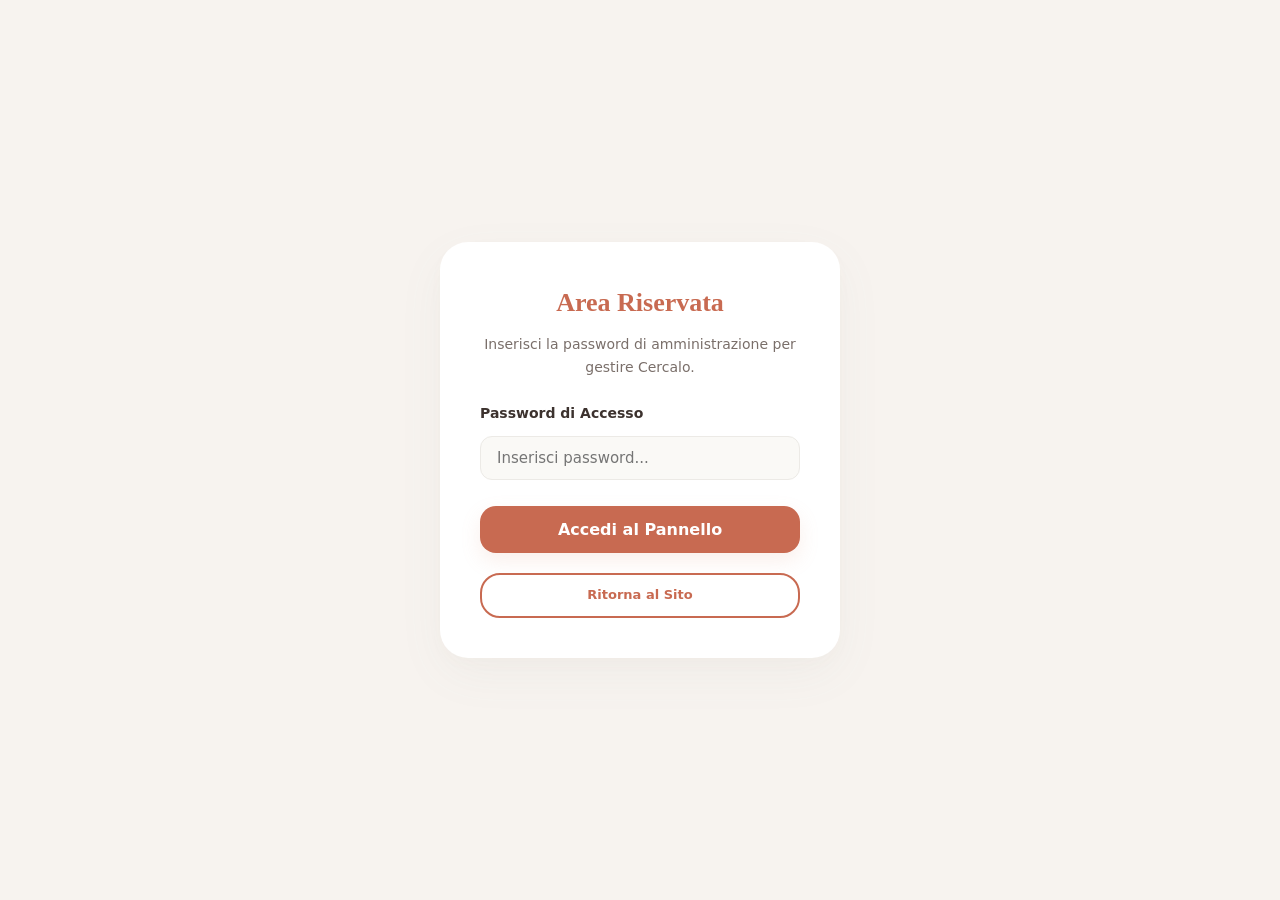
<file: admin.html>
<!DOCTYPE html>
<html lang="it">
<head>
  <meta charset="UTF-8">
  <meta name="viewport" content="width=device-width, initial-scale=1.0">
  <meta http-equiv="Content-Security-Policy" content="default-src 'self'; script-src 'self' 'unsafe-inline' https://fonts.googleapis.com; style-src 'self' 'unsafe-inline' https://fonts.googleapis.com; font-src 'self' https://fonts.gstatic.com; img-src 'self' data: https://api.qrserver.com; connect-src 'self';">
  <title>Area Amministratore - Cercalo</title>
  <link rel="manifest" href="manifest.json">
  <link rel="stylesheet" href="index.css?v=11.0">
  <style>
    /* Stili aggiuntivi specifici per l'interfaccia Admin */
    body {
      background-color: var(--bg-crema);
      color: var(--color-testo);
    }
    
    .admin-container {
      max-width: 1000px;
      margin: 40px auto;
      padding: 0 20px;
    }

    .admin-header {
      display: flex;
      justify-content: space-between;
      align-items: center;
      margin-bottom: 30px;
      border-bottom: 2px solid var(--primary-pesca-chiaro);
      padding-bottom: 20px;
    }

    .btn-ritorna {
      background-color: transparent;
      border: 2px solid var(--primary-pesca);
      color: var(--primary-pesca);
      padding: 10px 20px;
      border-radius: 20px;
      font-family: var(--font-corpo);
      font-weight: 600;
      text-decoration: none;
      transition: var(--transition-veloce);
      display: inline-flex;
      align-items: center;
      gap: 8px;
    }

    .btn-ritorna:hover {
      background-color: var(--primary-pesca);
      color: white;
      transform: translateY(-2px);
    }

    .admin-grid {
      display: grid;
      grid-template-columns: 1fr 1fr;
      gap: 30px;
    }

    @media (max-width: 768px) {
      .admin-grid {
        grid-template-columns: 1fr;
      }
    }

    .admin-card {
      background-color: white;
      border-radius: 24px;
      padding: 30px;
      box-shadow: var(--shadow-nuvola);
    }

    .admin-card-title {
      font-family: var(--font-titoli);
      font-size: 22px;
      font-weight: 700;
      margin-bottom: 20px;
      color: var(--primary-pesca-dark);
      display: flex;
      align-items: center;
      gap: 10px;
    }

    .form-group {
      margin-bottom: 16px;
    }

    .form-group label {
      display: block;
      margin-bottom: 6px;
      font-weight: 600;
      font-size: 14px;
    }

    .form-control {
      width: 100%;
      padding: 12px 16px;
      border: 1px solid #ECEAE6;
      border-radius: 12px;
      font-family: var(--font-corpo);
      font-size: 15px;
      background-color: #FAF9F6;
      transition: var(--transition-veloce);
    }

    .form-control:focus {
      outline: none;
      border-color: var(--primary-pesca);
      background-color: white;
    }

    .checkbox-group {
      display: flex;
      align-items: center;
      gap: 10px;
      margin-top: 10px;
    }

    .checkbox-group input {
      width: 20px;
      height: 20px;
      accent-color: var(--primary-pesca);
    }

    .btn-submit {
      width: 100%;
      background-color: var(--primary-pesca);
      color: white;
      border: none;
      padding: 14px;
      border-radius: 16px;
      font-family: var(--font-corpo);
      font-weight: 700;
      font-size: 16px;
      cursor: pointer;
      box-shadow: var(--shadow-tasto);
      transition: var(--transition-morbida);
      margin-top: 10px;
    }

    .btn-submit:hover {
      background-color: var(--primary-pesca-dark);
      transform: translateY(-2px);
      box-shadow: var(--shadow-tasto-hover);
    }

    .workers-list {
      display: flex;
      flex-direction: column;
      gap: 15px;
      max-height: 550px;
      overflow-y: auto;
      padding-right: 10px;
    }

    .worker-item {
      display: flex;
      justify-content: space-between;
      align-items: center;
      padding: 16px;
      border: 1px solid #ECEAE6;
      border-radius: 16px;
      background-color: #FAF9F6;
      transition: var(--transition-veloce);
    }

    .worker-item:hover {
      border-color: var(--primary-pesca-chiaro);
      background-color: white;
    }

    .worker-info {
      display: flex;
      align-items: center;
      gap: 12px;
    }

    .worker-avatar {
      font-size: 28px;
      background-color: white;
      width: 48px;
      height: 48px;
      display: flex;
      align-items: center;
      justify-content: center;
      border-radius: 50%;
      box-shadow: 0 4px 10px rgba(0,0,0,0.05);
    }

    .worker-name {
      font-weight: 700;
      font-size: 16px;
    }

    .worker-role {
      font-size: 13px;
      color: var(--color-testo-mutato);
    }

    .worker-meta {
      display: flex;
      gap: 6px;
      margin-top: 4px;
    }

    .badge-admin {
      font-size: 10px;
      padding: 2px 6px;
      border-radius: 8px;
      font-weight: 700;
      text-transform: uppercase;
    }

    .badge-admin.pro {
      background-color: var(--accent-salvia-chiaro);
      color: var(--accent-salvia-dark);
    }

    .badge-admin.helper {
      background-color: #FCEFF0;
      color: #E56B6F;
    }

    .badge-admin.promo {
      background-color: #FFF3CD;
      color: #856404;
      border: 1px solid #FFEBAA;
    }

    .btn-delete {
      background-color: #FCEFF0;
      color: #E56B6F;
      border: none;
      width: 36px;
      height: 36px;
      border-radius: 50%;
      display: flex;
      align-items: center;
      justify-content: center;
      cursor: pointer;
      transition: var(--transition-veloce);
    }

    .btn-delete:hover {
      background-color: #E56B6F;
      color: white;
      transform: scale(1.1);
    }

    .btn-reset {
      background-color: transparent;
      border: 1px dashed var(--color-testo-mutato);
      color: var(--color-testo-mutato);
      padding: 8px 16px;
      border-radius: 12px;
      font-size: 12px;
      cursor: pointer;
      transition: var(--transition-veloce);
      margin-top: 15px;
      width: 100%;
      text-align: center;
    }

    .btn-reset:hover {
      background-color: #FCEFF0;
      color: #E56B6F;
      border-color: #E56B6F;
    }

    /* Protezione di Accesso */
    .auth-overlay {
      position: fixed;
      top: 0;
      left: 0;
      right: 0;
      bottom: 0;
      background-color: var(--bg-crema);
      z-index: 9999;
      display: flex;
      align-items: center;
      justify-content: center;
    }

    .auth-box {
      background-color: white;
      border-radius: 28px;
      padding: 40px;
      max-width: 400px;
      width: 100%;
      box-shadow: var(--shadow-nuvola);
      text-align: center;
    }

    .auth-title {
      font-family: var(--font-titoli);
      font-size: 26px;
      font-weight: 700;
      margin-bottom: 10px;
      color: var(--primary-pesca);
    }

    /* Stili per Tabella Scadenze, Filtri e Badges */
    .status-badge {
      display: inline-block;
      padding: 4px 8px;
      border-radius: 12px;
      font-size: 10px;
      font-weight: 700;
      text-transform: uppercase;
      letter-spacing: 0.5px;
    }
    .status-badge.regola {
      background-color: rgba(46, 117, 89, 0.1);
      color: #2E7559;
    }
    .status-badge.scadenza {
      background-color: rgba(220, 160, 50, 0.15);
      color: #b06000;
    }
    .status-badge.scaduto {
      background-color: rgba(229, 107, 111, 0.1);
      color: #E56B6F;
    }
    .status-badge.paid {
      background-color: rgba(46, 117, 89, 0.08);
      color: #2E7559;
    }
    .status-badge.unpaid {
      background-color: rgba(229, 107, 111, 0.08);
      color: #E56B6F;
    }
    .status-badge.active {
      background-color: #e8f0fe;
      color: #1a73e8;
    }
    .status-badge.pending {
      background-color: #fff4e5;
      color: #b06000;
    }
    .tab-btn-scadenza {
      background-color: #FAF9F6;
      border: 1px solid #ECEAE6;
      color: var(--color-testo-mutato);
      padding: 6px 12px;
      border-radius: 16px;
      cursor: pointer;
      font-size: 11px;
      font-weight: 600;
      transition: var(--transition-veloce);
    }
    .tab-btn-scadenza.attivo, .tab-btn-scadenza:hover {
      background-color: var(--primary-pesca);
      color: white;
      border-color: var(--primary-pesca);
    }
    .btn-action-small {
      font-size: 10px;
      padding: 5px 10px;
      border-radius: 8px;
      border: 1px solid;
      cursor: pointer;
      font-weight: 700;
      background: white;
      transition: var(--transition-veloce);
      margin-left: 4px;
    }
    .btn-action-small.pay {
      border-color: #2E7559;
      color: #2E7559;
    }
    .btn-action-small.pay:hover {
      background-color: #2E7559;
      color: white;
    }
    .btn-action-small.remind {
      border-color: var(--primary-pesca);
      color: var(--primary-pesca);
    }
    .btn-action-small.remind:hover {
      background-color: var(--primary-pesca);
      color: white;
    }
  </style>
</head>
<body>

  <!-- Overlay di Accesso con Password -->
  <div id="auth-panel" class="auth-overlay">
    <div class="auth-box">
      <div class="auth-title">Area Riservata</div>
      <p style="color: var(--color-testo-mutato); font-size: 14px; margin-bottom: 24px;">Inserisci la password di amministrazione per gestire Cercalo.</p>
      
      <form id="form-auth-admin">
        <div class="form-group" style="text-align: left;">
          <label for="admin-pass">Password di Accesso</label>
          <input type="password" id="admin-pass" class="form-control" placeholder="Inserisci password..." required>
        </div>
        <button type="submit" class="btn-submit">Accedi al Pannello</button>
      </form>
      <div id="auth-error" style="color: #E56B6F; font-size: 13px; font-weight: 600; margin-top: 15px; display: none;">Password non corretta! Riprova.</div>
      <a href="index.html" class="btn-ritorna" style="margin-top: 20px; font-size: 13px; width: 100%; justify-content: center;">Ritorna al Sito</a>
    </div>
  </div>

  <!-- Area di Gestione Amministratore (nascosta di default) -->
  <div id="admin-panel" class="admin-container" style="display: none;">
    <div class="admin-header">
      <div>
        <h1 style="font-family: var(--font-titoli); font-size: 32px; font-weight: 700; color: var(--color-testo);">Cercalo <span style="color: var(--primary-pesca)">Admin</span></h1>
        <p style="color: var(--color-testo-mutato); margin-top: 4px;">Pannello di controllo per l'inserimento manuale e la gestione delle ditte e aiutanti locali.</p>
      </div>
      <a href="index.html" class="btn-ritorna">
        ← Ritorna al Sito
      </a>
    </div>

    <div class="admin-grid">
      <!-- Sezione Form Inserimento -->
      <div class="admin-card">
        <h2 class="admin-card-title">📝 Inserisci Nuovo Profilo</h2>
        
        <form id="form-add-worker">
          <div class="form-group">
            <label for="w-nome">Nome e Cognome / Ragione Sociale *</label>
            <input type="text" id="w-nome" class="form-control" placeholder="Es. Giuseppe Rossi o Rossi Termoidraulica" required>
          </div>

          <div class="form-group">
            <label for="w-ruolo">Ruolo descrittivo *</label>
            <input type="text" id="w-ruolo" class="form-control" placeholder="Es. Idraulico di fiducia o Estetista a domicilio" required>
          </div>

          <div class="form-group">
            <label for="w-avatar">Emoji di copertina *</label>
            <select id="w-avatar" class="form-control" required>
              <option value="👨‍🔧">👨‍🔧 Artigiano / Tuttofare</option>
              <option value="🔧">🔧 Idraulico / Tecnico</option>
              <option value="⚡">⚡ Elettricista</option>
              <option value="💇‍♀️">💇‍♀️ Parrucchiera / Parrucchiere</option>
              <option value="💅">💅 Estetista</option>
              <option value="👩‍⚕️">👩‍⚕️ Assistenza e cura</option>
              <option value="👨‍🌾">👨‍🌾 Giardiniere / Esterni</option>
              <option value="🧹">🧹 Impresa Pulizie</option>
              <option value="🚚">🚚 Traslochi / Trasporti</option>
              <option value="🎨">🎨 Decoratore / Imbianchino</option>
              <option value="🪵">🪵 Falegname</option>
              <option value="❤️">❤️ Altro Aiuto Generico</option>
            </select>
          </div>

          <div class="admin-grid" style="grid-template-columns: 1fr 1fr; gap: 15px; margin-bottom: 0;">
            <div class="form-group">
              <label for="w-citta">Città *</label>
              <input type="text" id="w-citta" class="form-control" placeholder="Es. Milano o Roma" required>
            </div>
            
            <div class="form-group">
              <label for="w-categoria">Categoria Filtro *</label>
              <select id="w-categoria" class="form-control" required>
                <option value="tuttofare">Tuttofare</option>
                <option value="idraulico">Idraulico</option>
                <option value="elettricista">Elettricista</option>
                <option value="estetista">Estetista</option>
                <option value="parrucchiere">Parrucchiere</option>
                <option value="assistenza">Assistenza</option>
                <option value="giardiniere">Giardiniere</option>
                <option value="baratto">Baratto / Scambio</option>
                <option value="altro">Altro...</option>
              </select>
            </div>
          </div>

          <div id="w-categoria-custom-container" class="form-group" style="display: none;">
            <label for="w-categoria-custom">Specifica Categoria Personalizzata *</label>
            <input type="text" id="w-categoria-custom" class="form-control" placeholder="Es. Falegname, Orologiaio, Vetraio...">
          </div>

          <div class="admin-grid" style="grid-template-columns: 1fr 1fr; gap: 15px; margin-bottom: 0;">
            <div class="form-group">
              <label for="w-tipo">Tipo Operatore *</label>
              <select id="w-tipo" class="form-control" required>
                <option value="aiutante">Aiutante (Offerta libera)</option>
                <option value="professionista">Professionista (Partita IVA)</option>
              </select>
            </div>

            <div class="form-group">
              <label for="w-prezzo">Prezzo / Tariffa indicativa *</label>
              <input type="text" id="w-prezzo" class="form-control" placeholder="Es. Un pensiero per l'aiuto o da €25/h" required>
            </div>
          </div>

          <div class="form-group">
            <label for="w-biografia">Biografia / Presentazione dell'attività *</label>
            <textarea id="w-biografia" class="form-control" rows="4" placeholder="Descrivi il modo in cui questa persona lavora 'con il cuore', le sue specializzazioni e la sua dedizione..." required></textarea>
          </div>

          <div class="admin-grid" style="grid-template-columns: 1fr 1fr; gap: 15px; margin-bottom: 0;">
            <div class="form-group">
              <label for="w-tel">Numero di Telefono *</label>
              <input type="text" id="w-tel" class="form-control" placeholder="Es. +39 347 123456" required>
            </div>

            <div class="form-group">
              <label for="w-email">Indirizzo Email</label>
              <input type="email" id="w-email" class="form-control" placeholder="Es. info@esempio.it">
            </div>
          </div>

          <div class="form-group checkbox-group">
            <input type="checkbox" id="w-promo" checked>
            <label for="w-promo">🎁 <strong>Regala 1 Anno Gratis</strong> (Promo di lancio)</label>
          </div>

          <div class="admin-grid" style="grid-template-columns: 1fr 1fr; gap: 15px; margin-top: 15px; margin-bottom: 15px; padding: 12px; background-color: rgba(200, 106, 81, 0.05); border-radius: 8px;">
            <div class="form-group">
              <label for="w-approvato">Stato Profilo</label>
              <select id="w-approvato" class="form-control">
                <option value="attivo">Attivo (Approvato ed in bacheca)</option>
                <option value="sospeso">Sospeso (In attesa / Non visibile)</option>
              </select>
            </div>
            
            <div class="form-group">
              <label for="w-pagato">Stato Pagamento</label>
              <select id="w-pagato" class="form-control">
                <option value="pagato">Pagato (Quota annuale versata)</option>
                <option value="non_pagato">Da Pagare (Sospeso / In attesa)</option>
              </select>
            </div>

            <div class="form-group" style="grid-column: span 2; margin-bottom: 0;">
              <label for="w-scadenza">Data Scadenza Abbonamento</label>
              <input type="date" id="w-scadenza" class="form-control">
              <span style="font-size: 10px; color: var(--color-testo-mutato); display: block; margin-top: 4px;">Se lasciato vuoto, verrà impostato automaticamente a 1 anno da oggi.</span>
            </div>
          </div>

          <div style="display: flex; gap: 10px;">
            <button type="submit" id="btn-submit-form" class="btn-submit">Aggrega Lavoratore al Database</button>
            <button type="button" id="btn-cancel-edit" class="btn-submit" style="background-color: var(--color-testo-mutato); display: none; width: auto; padding: 14px 20px;">Annulla</button>
          </div>
        </form>
      </div>

      <!-- Sezione Lista Artigiani Correnti -->
      <div class="admin-card">
        <h2 class="admin-card-title" style="margin-top: 0; color: #E56B6F;">⏳ Profili da Approvare</h2>
        <div id="pending-list-container" class="workers-list" style="margin-bottom: 25px; max-height: 250px; border-bottom: 1px solid var(--primary-pesca-chiaro); padding-bottom: 15px;">
          <!-- Popolato Dinamicamente -->
        </div>

        <h2 class="admin-card-title">🗂️ Profili Attivi in Elenco</h2>
        <div id="workers-list-container" class="workers-list" style="max-height: 350px;">
          <!-- Popolato Dinamicamente -->
        </div>

        <button id="btn-reset-db" class="btn-reset">⚠️ Ripristina profili demo iniziali</button>
      </div>
    </div>

    <!-- Sezione Dashboard Scadenze e Abbonamenti -->
    <div class="admin-card" style="margin-top: 30px;">
      <h2 class="admin-card-title" style="color: var(--primary-pesca);">💰 Gestione Abbonamenti e Scadenze</h2>
      <p style="font-size: 14px; margin-bottom: 20px; color: var(--color-testo-mutato);">Riepilogo e controllo delle quote mutualistiche di 5€/anno per tutti i professionisti registrati.</p>
      
      <div class="tab-selector" style="display: flex; gap: 8px; margin-bottom: 15px; flex-wrap: wrap;">
        <button class="tab-btn-scadenza attivo" id="tab-scad-tutti" onclick="filtraScadenze('tutti')">Tutti</button>
        <button class="tab-btn-scadenza" id="tab-scad-regola" onclick="filtraScadenze('regola')">In Regola</button>
        <button class="tab-btn-scadenza" id="tab-scad-scadenza" onclick="filtraScadenze('scadenza')">In Scadenza (≤ 30gg)</button>
        <button class="tab-btn-scadenza" id="tab-scad-scaduti" onclick="filtraScadenze('scaduti')">Scaduti</button>
      </div>

      <div style="overflow-x: auto;">
        <table style="width: 100%; border-collapse: collapse; text-align: left; font-size: 13px; min-width: 700px;">
          <thead>
            <tr style="border-bottom: 2px solid var(--primary-pesca-chiaro); padding-bottom: 8px; color: var(--primary-pesca-dark);">
              <th style="padding: 10px;">Lavoratore</th>
              <th style="padding: 10px;">Stato Profilo</th>
              <th style="padding: 10px;">Stato Pagamento</th>
              <th style="padding: 10px;">Scadenza</th>
              <th style="padding: 10px;">Giorni Rimanenti</th>
              <th style="padding: 10px; text-align: right;">Azioni di Rinnovo / Promemoria</th>
            </tr>
          </thead>
          <tbody id="scadenze-tbody">
            <!-- Popolato Dinamicamente -->
          </tbody>
        </table>
      </div>
    </div>
  </div>

  <script>
    // Database locale
    let ARTIGIANI = [];
    let editingId = null;
    const PASSCODE = "cercalo2026"; // Semplice password per il lancio

    // Carica database
    const caricaDatabase = () => {
      const dbLocale = localStorage.getItem("cercalo_database");
      if (dbLocale) {
        ARTIGIANI = JSON.parse(dbLocale);
      } else {
        ARTIGIANI = [];
      }
      renderWorkersList();
    };

    // Salva database
    const salvaDatabase = () => {
      localStorage.setItem("cercalo_database", JSON.stringify(ARTIGIANI));
      renderWorkersList();
    };

    // Render liste in admin (pendenti e attivi)
    const renderWorkersList = () => {
      const activeContainer = document.getElementById("workers-list-container");
      const pendingContainer = document.getElementById("pending-list-container");
      if (!activeContainer || !pendingContainer) return;

      const attivi = ARTIGIANI.filter(a => a.approvato !== false);
      const pendenti = ARTIGIANI.filter(a => a.approvato === false);

      // Render profili da approvare (Pendenti)
      if (pendenti.length === 0) {
        pendingContainer.innerHTML = `<p style="color: var(--color-testo-mutato); text-align: center; padding: 20px 0; font-size: 13px;">Nessun profilo in attesa di approvazione.</p>`;
      } else {
        pendingContainer.innerHTML = pendenti.map(art => {
          const badgeTipo = art.tipoHelper === "professionista" 
            ? `<span class="badge-admin pro">💼 Professionista</span>` 
            : `<span class="badge-admin helper">❤️ Aiutante</span>`;
          const badgePromo = art.promoGratis 
            ? `<span class="badge-admin promo">🎁 1 Anno Gratis</span>` 
            : '';

          return `
            <div class="worker-item" style="border-left: 4px solid #E56B6F;">
              <div class="worker-info">
                <div class="worker-avatar">${art.avatar || '👨‍🔧'}</div>
                <div>
                  <div class="worker-name">${art.nome}</div>
                  <div class="worker-role">${art.ruolo} - ${art.citta}</div>
                  <div class="worker-meta">
                    ${badgeTipo}
                    ${badgePromo}
                  </div>
                </div>
              </div>
              <div style="display: flex; gap: 8px;">
                <button class="btn-ritorna" style="font-size: 11px; padding: 4px 10px; border-color: var(--primary-pesca); color: var(--primary-pesca); background-color: transparent;" onclick="modificaArtigiano(${art.id})">Esamina / Modifica</button>
                <button class="btn-delete" onclick="eliminaArtigiano(${art.id})" title="Rifiuta Profilo">✕</button>
              </div>
            </div>
          `;
        }).join("");
      }

      // Render profili attivi
      if (attivi.length === 0) {
        activeContainer.innerHTML = `<p style="color: var(--color-testo-mutato); text-align: center; padding: 40px 0;">Nessun profilo attivo presente.</p>`;
      } else {
        activeContainer.innerHTML = attivi.map(art => {
          const badgeTipo = art.tipoHelper === "professionista" 
            ? `<span class="badge-admin pro">💼 Professionista</span>` 
            : `<span class="badge-admin helper">❤️ Aiutante</span>`;
          const badgePromo = art.promoGratis 
            ? `<span class="badge-admin promo">🎁 1 Anno Gratis</span>` 
            : '';

          return `
            <div class="worker-item">
              <div class="worker-info">
                <div class="worker-avatar">${art.avatar || '👨‍🔧'}</div>
                <div>
                  <div class="worker-name">${art.nome}</div>
                  <div class="worker-role">${art.ruolo} - ${art.citta}</div>
                  <div class="worker-meta">
                    ${badgeTipo}
                    ${badgePromo}
                  </div>
                </div>
              </div>
              <div style="display: flex; gap: 8px; align-items: center;">
                <button class="btn-ritorna" style="font-size: 11px; padding: 4px 10px; border-color: var(--primary-pesca); color: var(--primary-pesca); background-color: transparent;" onclick="modificaArtigiano(${art.id})">Modifica</button>
                <button class="btn-delete" onclick="eliminaArtigiano(${art.id})" title="Elimina Profilo">✕</button>
              </div>
            </div>
          `;
        }).join("");
      }

      // Renderizza la dashboard abbonamenti e scadenze
      renderScadenzeDashboard();
    };

    // Approva
    window.approvaArtigiano = (id) => {
      const artigiano = ARTIGIANI.find(a => a.id === id);
      if (artigiano) {
        artigiano.approvato = true;
        salvaDatabase();
        alert(`Il profilo di ${artigiano.nome} è stato approvato ed è ora attivo in elenco!`);
      }
    };

    // Modifica
    window.modificaArtigiano = (id) => {
      const art = ARTIGIANI.find(a => a.id === id);
      if (!art) return;

      editingId = id;
      
      // Carica i dati nel form
      document.getElementById("w-nome").value = art.nome;
      document.getElementById("w-ruolo").value = art.ruolo;
      document.getElementById("w-avatar").value = art.avatar;
      document.getElementById("w-citta").value = art.citta;
      
      // Controlla categoria
      const selectCat = document.getElementById("w-categoria");
      const predefinite = ["tuttofare", "idraulico", "elettricista", "estetista", "parrucchiere", "assistenza", "giardiniere", "baratto"];
      
      if (predefinite.includes(art.categoria)) {
        selectCat.value = art.categoria;
        document.getElementById("w-categoria-custom-container").style.display = "none";
        document.getElementById("w-categoria-custom").required = false;
        document.getElementById("w-categoria-custom").value = "";
      } else {
        selectCat.value = "altro";
        document.getElementById("w-categoria-custom-container").style.display = "block";
        document.getElementById("w-categoria-custom").required = true;
        document.getElementById("w-categoria-custom").value = art.categoria;
      }
      
      document.getElementById("w-tipo").value = art.tipoHelper;
      document.getElementById("w-prezzo").value = art.prezzo;
      document.getElementById("w-biografia").value = art.biografia;
      document.getElementById("w-tel").value = art.contatti.telefono;
      document.getElementById("w-email").value = art.contatti.email || "";
      document.getElementById("w-promo").checked = !!art.promoGratis;
      
      // Nuovi campi per abbonamenti e scadenze
      document.getElementById("w-approvato").value = art.approvato !== false ? "attivo" : "sospeso";
      document.getElementById("w-pagato").value = art.pagato !== false ? "pagato" : "non_pagato";
      document.getElementById("w-scadenza").value = art.scadenzaAbbonamento || "";
      
      // Aggiorna pulsanti
      document.getElementById("btn-submit-form").innerText = "Salva Modifiche Profilo";
      document.getElementById("btn-cancel-edit").style.display = "block";
      
      // Scroll al form
      document.getElementById("form-add-worker").scrollIntoView({ behavior: 'smooth' });
    };

    // Annulla Modifica
    document.getElementById("btn-cancel-edit").addEventListener("click", () => {
      editingId = null;
      document.getElementById("form-add-worker").reset();
      document.getElementById("w-categoria-custom-container").style.display = "none";
      document.getElementById("w-scadenza").value = "";
      document.getElementById("w-approvato").value = "attivo";
      document.getElementById("w-pagato").value = "pagato";
      document.getElementById("btn-submit-form").innerText = "Aggrega Lavoratore al Database";
      document.getElementById("btn-cancel-edit").style.display = "none";
    });

    // Elimina
    window.eliminaArtigiano = (id) => {
      if (confirm("Sei sicuro di voler eliminare definitivamente questo profilo?")) {
        ARTIGIANI = ARTIGIANI.filter(a => a.id !== id);
        salvaDatabase();
      }
    };

    // Gestione Accesso
    document.getElementById("form-auth-admin").addEventListener("submit", (e) => {
      e.preventDefault();
      const pass = document.getElementById("admin-pass").value;
      if (pass === PASSCODE) {
        document.getElementById("auth-panel").style.display = "none";
        document.getElementById("admin-panel").style.display = "block";
        caricaDatabase();
      } else {
        document.getElementById("auth-error").style.display = "block";
      }
    });

    // Gestione mostra/nascondi categoria personalizzata
    document.getElementById("w-categoria").addEventListener("change", (e) => {
      const container = document.getElementById("w-categoria-custom-container");
      const input = document.getElementById("w-categoria-custom");
      if (e.target.value === "altro") {
        container.style.display = "block";
        input.required = true;
      } else {
        container.style.display = "none";
        input.required = false;
        input.value = "";
      }
    });
    document.getElementById("form-add-worker").addEventListener("submit", (e) => {
      e.preventDefault();
      
      const nomeInput = document.getElementById("w-nome").value.trim();
      
      // Controllo format Nome e Cognome (deve contenere almeno uno spazio per garantire Nome + Cognome)
      // tranne se contiene SRL, S.r.l., SRLS, S.n.c., SAS, o Ditta per le ragioni sociali
      const isRagioneSociale = /srl|s\.r\.l\.|srls|snc|s\.n\.c\.|sas|ditta|impresa/i.test(nomeInput);
      if (!isRagioneSociale && !nomeInput.includes(" ")) {
        if (!confirm("Hai inserito solo una parola nel nominativo. Si consiglia di inserire Nome e Cognome completi (es. Giuseppe Rossi) per dare maggior fiducia agli utenti. Vuoi procedere comunque?")) {
          return;
        }
      }

      let catValue = document.getElementById("w-categoria").value;
      if (catValue === "altro") {
        catValue = document.getElementById("w-categoria-custom").value.toLowerCase().trim();
      }

      const approvatoVal = document.getElementById("w-approvato").value === "attivo";
      const pagatoVal = document.getElementById("w-pagato").value === "pagato";
      let scadenzaVal = document.getElementById("w-scadenza").value;
      if (!scadenzaVal) {
        const data = new Date();
        data.setFullYear(data.getFullYear() + 1);
        scadenzaVal = data.toISOString().split('T')[0];
      }
      
      if (editingId !== null) {
        // MODIFICA
        const art = ARTIGIANI.find(a => a.id === editingId);
        if (art) {
          art.nome = nomeInput;
          art.ruolo = document.getElementById("w-ruolo").value;
          art.avatar = document.getElementById("w-avatar").value;
          art.citta = document.getElementById("w-citta").value;
          art.categoria = catValue;
          art.tipoHelper = document.getElementById("w-tipo").value;
          art.prezzo = document.getElementById("w-prezzo").value;
          art.biografia = document.getElementById("w-biografia").value;
          art.promoGratis = document.getElementById("w-promo").checked;
          art.contatti = {
            telefono: document.getElementById("w-tel").value,
            email: document.getElementById("w-email").value || ""
          };
          
          art.approvato = approvatoVal;
          art.pagato = pagatoVal;
          art.scadenzaAbbonamento = scadenzaVal;
          if (art.lavoriRicevuti === undefined) {
            art.lavoriRicevuti = art.recensioniCount || 0;
          }
          if (art.sblocchiContatti === undefined) {
            art.sblocchiContatti = [];
          }
          
          salvaDatabase();
          alert("Profilo aggiornato con successo!");
          
          // Resetta stato di editing
          editingId = null;
          document.getElementById("btn-submit-form").innerText = "Aggrega Lavoratore al Database";
          document.getElementById("btn-cancel-edit").style.display = "none";
        }
      } else {
        // INSERIMENTO NUOVO
        const nuovoId = ARTIGIANI.length > 0 ? Math.max(...ARTIGIANI.map(a => a.id)) + 1 : 1;
        const nuovo = {
          id: nuovoId,
          nome: nomeInput,
          ruolo: document.getElementById("w-ruolo").value,
          avatar: document.getElementById("w-avatar").value,
          citta: document.getElementById("w-citta").value,
          categoria: catValue,
          tipoHelper: document.getElementById("w-tipo").value,
          prezzo: document.getElementById("w-prezzo").value,
          biografia: document.getElementById("w-biografia").value,
          cuori: 5.0,
          recensioniCount: 0,
          lavoriRicevuti: 0,
          sblocchiContatti: [],
          approvato: approvatoVal,
          pagato: pagatoVal,
          scadenzaAbbonamento: scadenzaVal,
          promoGratis: document.getElementById("w-promo").checked,
          contatti: {
            telefono: document.getElementById("w-tel").value,
            email: document.getElementById("w-email").value || ""
          },
          recensioni: []
        };

        ARTIGIANI.push(nuovo);
        salvaDatabase();
        alert("Profilo inserito con successo nel database!");
      }
      
      // Reset form
      document.getElementById("form-add-worker").reset();
      document.getElementById("w-categoria-custom-container").style.display = "none";
      document.getElementById("w-scadenza").value = "";
      document.getElementById("w-approvato").value = "attivo";
      document.getElementById("w-pagato").value = "pagato";
    });

    // Reset Database a Mock Iniziali
    document.getElementById("btn-reset-db").addEventListener("click", () => {
      if (confirm("Attenzione: questa azione cancellerà tutti i profili inseriti manualmente e ripristinerà i profili demo originali. Vuoi procedere?")) {
        localStorage.removeItem("cercalo_database");
        location.reload();
      }
    });

    // --- CODICE CRUSCOTTO ABBONAMENTI & SCADENZE ---
    let activeScadenzaFiltro = 'tutti';

    window.filtraScadenze = (tipo) => {
      activeScadenzaFiltro = tipo;
      
      // Gestione visuale tab
      document.querySelectorAll(".tab-btn-scadenza").forEach(btn => {
        btn.classList.remove("attivo");
      });
      document.getElementById(`tab-scad-${tipo}`).classList.add("attivo");
      
      renderScadenzeDashboard();
    };

    window.segnaComePagato = (id) => {
      const art = ARTIGIANI.find(a => a.id === id);
      if (!art) return;
      
      art.pagato = true;
      
      // Calcola nuova scadenza (+1 anno)
      const dataCorrente = art.scadenzaAbbonamento ? new Date(art.scadenzaAbbonamento) : new Date();
      const oggi = new Date();
      
      // Se era già scaduto, partiamo da oggi, altrimenti estendiamo la data futura
      const baseData = dataCorrente < oggi ? oggi : dataCorrente;
      baseData.setFullYear(baseData.getFullYear() + 1);
      
      art.scadenzaAbbonamento = baseData.toISOString().split('T')[0];
      
      salvaDatabase();
      alert(`Pagamento registrato con successo! Abbonamento di ${art.nome} rinnovato fino al ${new Date(art.scadenzaAbbonamento).toLocaleDateString('it-IT')}.`);
    };

    window.inviaEmailPromemoria = (id, giorni) => {
      const art = ARTIGIANI.find(a => a.id === id);
      if (!art) return;
      
      const email = art.contatti.email || "lavoratore@cercalo.it";
      const nome = art.nome;
      const dataScad = art.scadenzaAbbonamento ? new Date(art.scadenzaAbbonamento).toLocaleDateString('it-IT') : "N/D";
      
      let oggetto = "";
      let corpo = "";
      
      if (giorni === 30) {
        oggetto = "Cercalo.app - Rinnovo iscrizione annuale tra 30 giorni";
        corpo = `Ciao ${nome},\n\nti ricordiamo che la tua iscrizione annuale sulla bacheca di Cercalo.app scadrà il ${dataScad} (tra 30 giorni).\n\nPer continuare a far parte della bacheca e ricevere contatti dai cercatori della tua zona, ti invitiamo a rinnovare la quota simbolica annuale di 5€.\n\nRispondi direttamente a questa email o contattaci per definire i dettagli per il versamento della quota.\n\nUn caro saluto,\nIl Team di Cercalo.app`;
      } else if (giorni === 15) {
        oggetto = "Cercalo.app - Promemoria rinnovo iscrizione (scadenza tra 15 giorni)";
        corpo = `Ciao ${nome},\n\nquesto è un promemoria amichevole per informarti che il tuo abbonamento su Cercalo.app scadrà il ${dataScad} (tra 15 giorni).\n\nNessun rinnovo automatico: per rimanere visibile in bacheca ed essere contattato da chi ha bisogno del tuo aiuto, ti ricordiamo di versare la quota mutualistica di 5€ all'anno.\n\nGrazie per la tua presenza e per il tuo prezioso contributo alla community!\n\nUn caro saluto,\nIl Team di Cercalo.app`;
      } else if (giorni === 7) {
        oggetto = "Cercalo.app - IMPORTANTE: Iscrizione in scadenza tra 7 giorni";
        corpo = `Ciao ${nome},\n\nla tua scheda sulla bacheca di Cercalo.app scadrà tra una settimana, in data ${dataScad}.\n\nSe non provvedi al rinnovo della quota annuale di 5€, il tuo profilo verrà temporaneamente disattivato e non comparirà più nei risultati di ricerca.\n\nRispondi a questa email per concordare il pagamento ed evitare interruzioni di visibilità.\n\nUn abbraccio,\nIl Team di Cercalo.app`;
      }
      
      window.location.href = `mailto:${email}?subject=${encodeURIComponent(oggetto)}&body=${encodeURIComponent(corpo)}`;
    };

    window.renderScadenzeDashboard = () => {
      const tbody = document.getElementById("scadenze-tbody");
      if (!tbody) return;
      
      const oggi = new Date();
      oggi.setHours(0, 0, 0, 0);
      
      const listaFiltro = ARTIGIANI.filter(art => {
        const dataScad = art.scadenzaAbbonamento ? new Date(art.scadenzaAbbonamento) : oggi;
        dataScad.setHours(0, 0, 0, 0);
        
        const diffTempo = dataScad - oggi;
        const diffGiorni = Math.ceil(diffTempo / (1000 * 60 * 60 * 24));
        
        art.giorniRimanenti = diffGiorni;
        
        if (activeScadenzaFiltro === 'regola') {
          return diffGiorni > 30 && art.approvato !== false;
        } else if (activeScadenzaFiltro === 'scadenza') {
          return diffGiorni <= 30 && diffGiorni >= 0 && art.approvato !== false;
        } else if (activeScadenzaFiltro === 'scaduti') {
          return diffGiorni < 0 || art.approvato === false;
        }
        return true;
      });
      
      if (listaFiltro.length === 0) {
        tbody.innerHTML = `<tr><td colspan="6" style="padding: 20px; text-align: center; color: var(--color-testo-mutato);">Nessun lavoratore corrispondente al filtro selezionato.</td></tr>`;
        return;
      }
      
      tbody.innerHTML = listaFiltro.map(art => {
        const badgeStato = art.approvato !== false
          ? `<span class="status-badge active">Attivo</span>`
          : `<span class="status-badge pending">Sospeso</span>`;
          
        const badgePagato = art.pagato !== false
          ? `<span class="status-badge paid">Pagato</span>`
          : `<span class="status-badge unpaid">Non Pagato</span>`;
          
        let badgeScad = "";
        let giorniTesto = "";
        if (art.giorniRimanenti < 0) {
          giorniTesto = `<span style="color: #E56B6F; font-weight: 700;">Scaduto da ${Math.abs(art.giorniRimanenti)} gg</span>`;
        } else if (art.giorniRimanenti <= 30) {
          giorniTesto = `<span style="color: #b06000; font-weight: 700;">Scade tra ${art.giorniRimanenti} gg</span>`;
        } else {
          giorniTesto = `Scade tra ${art.giorniRimanenti} gg`;
        }
        
        const dataVisualizzata = art.scadenzaAbbonamento 
          ? new Date(art.scadenzaAbbonamento).toLocaleDateString('it-IT') 
          : "N/D";
          
        return `
          <tr style="border-bottom: 1px solid #ECEAE6; height: 50px;">
            <td style="padding: 10px; font-weight: 700; display: flex; align-items: center; gap: 8px; height: 50px;">
              <span style="font-size: 20px;">${art.avatar || '👨‍🔧'}</span>
              <div>
                <div>${art.nome}</div>
                <div style="font-size: 10px; font-weight: normal; color: var(--color-testo-mutato);">Lavori completati: <strong>${art.lavoriRicevuti || 0}</strong></div>
              </div>
            </td>
            <td style="padding: 10px;">${badgeStato}</td>
            <td style="padding: 10px;">${badgePagato}</td>
            <td style="padding: 10px;">${dataVisualizzata}</td>
            <td style="padding: 10px;">${giorniTesto}</td>
            <td style="padding: 10px; text-align: right;">
              <button class="btn-action-small pay" onclick="segnaComePagato(${art.id})">Segna Pagato</button>
              ${art.giorniRimanenti <= 30 
                ? `
                  <button class="btn-action-small remind" onclick="inviaEmailPromemoria(${art.id}, 30)" title="Sollecito 30 giorni">30gg</button>
                  <button class="btn-action-small remind" onclick="inviaEmailPromemoria(${art.id}, 15)" title="Sollecito 15 giorni">15gg</button>
                  <button class="btn-action-small remind" onclick="inviaEmailPromemoria(${art.id}, 7)" title="Sollecito urgente 7 giorni">7gg</button>
                `
                : ''
              }
            </td>
          </tr>
        `;
      }).join("");
    };

    // Reset Database a Mock Iniziali
    document.getElementById("btn-reset-db").addEventListener("click", () => {
      if (confirm("Attenzione: questa azione cancellerà tutti i profili inseriti manualmente e ripristinerà i profili demo originali. Vuoi procedere?")) {
        localStorage.removeItem("cercalo_database");
        location.reload();
      }
    });
  </script>
</body>
</html>
</file>
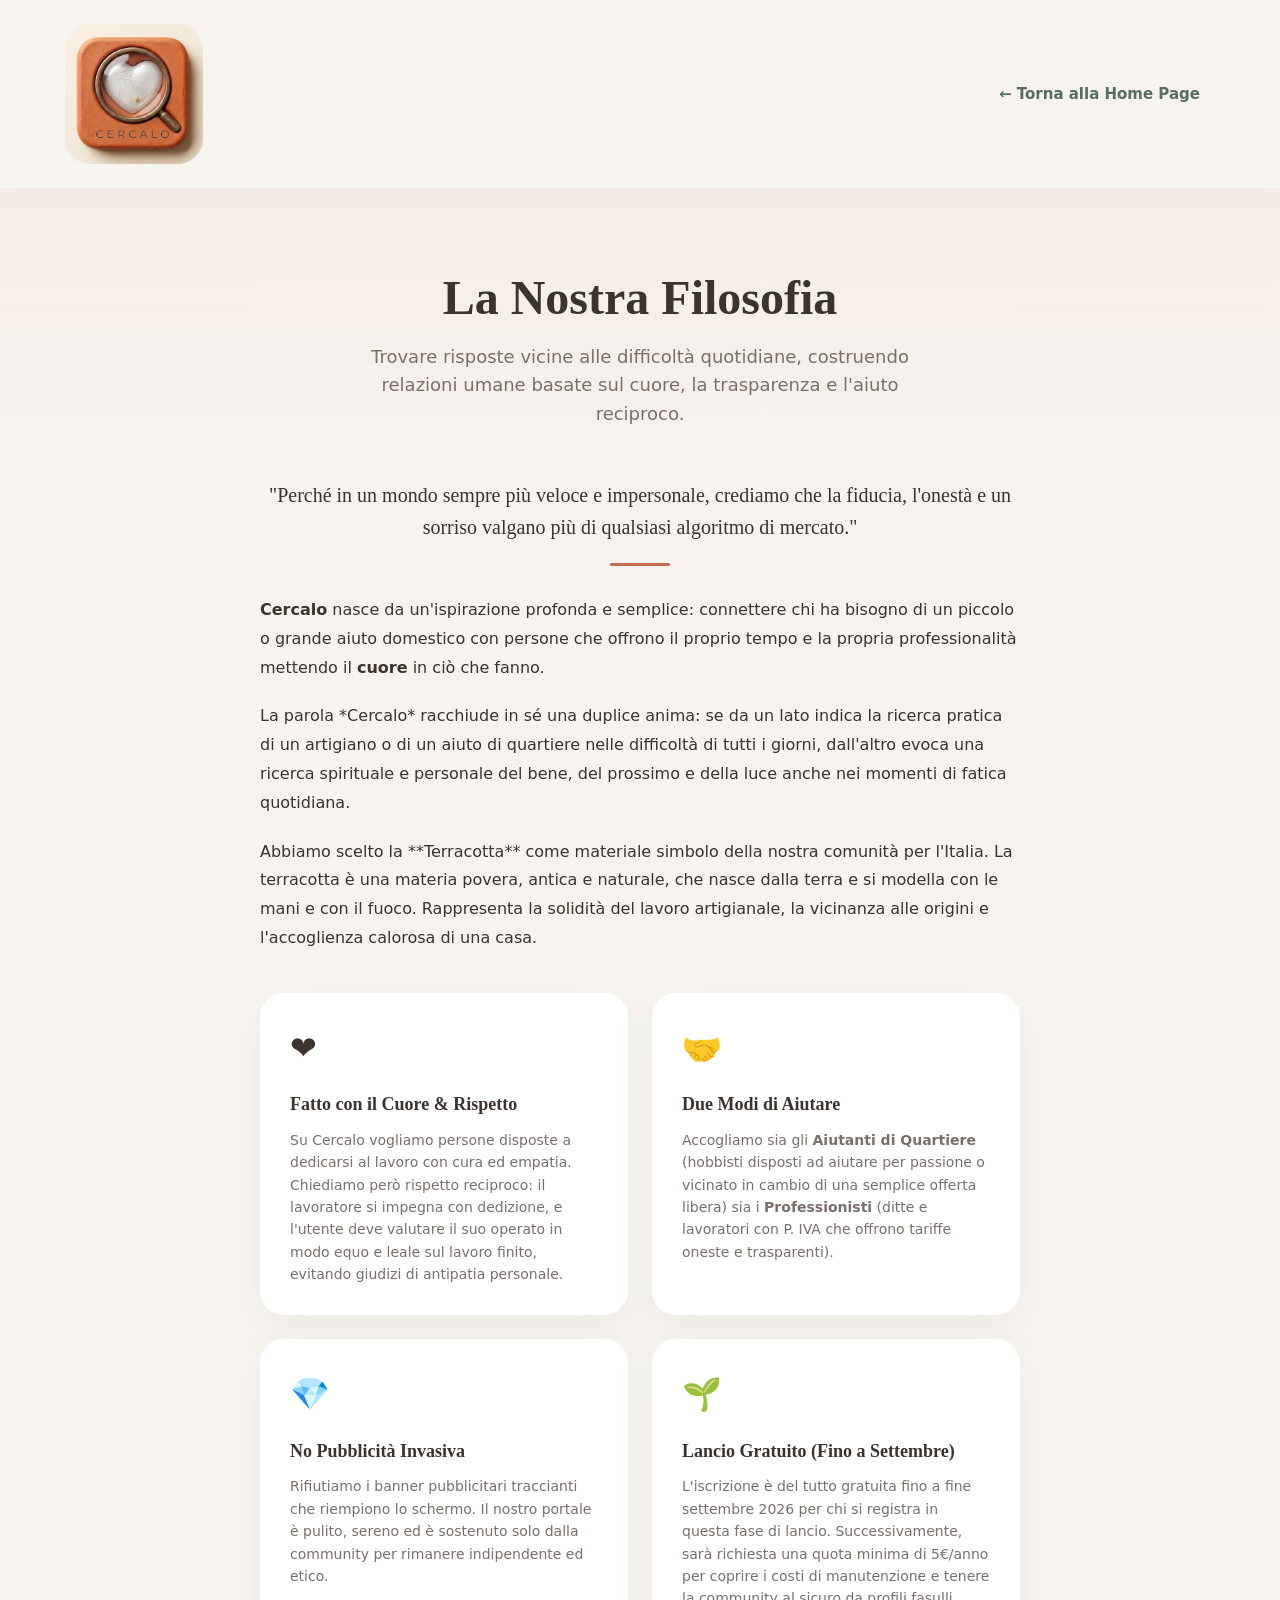
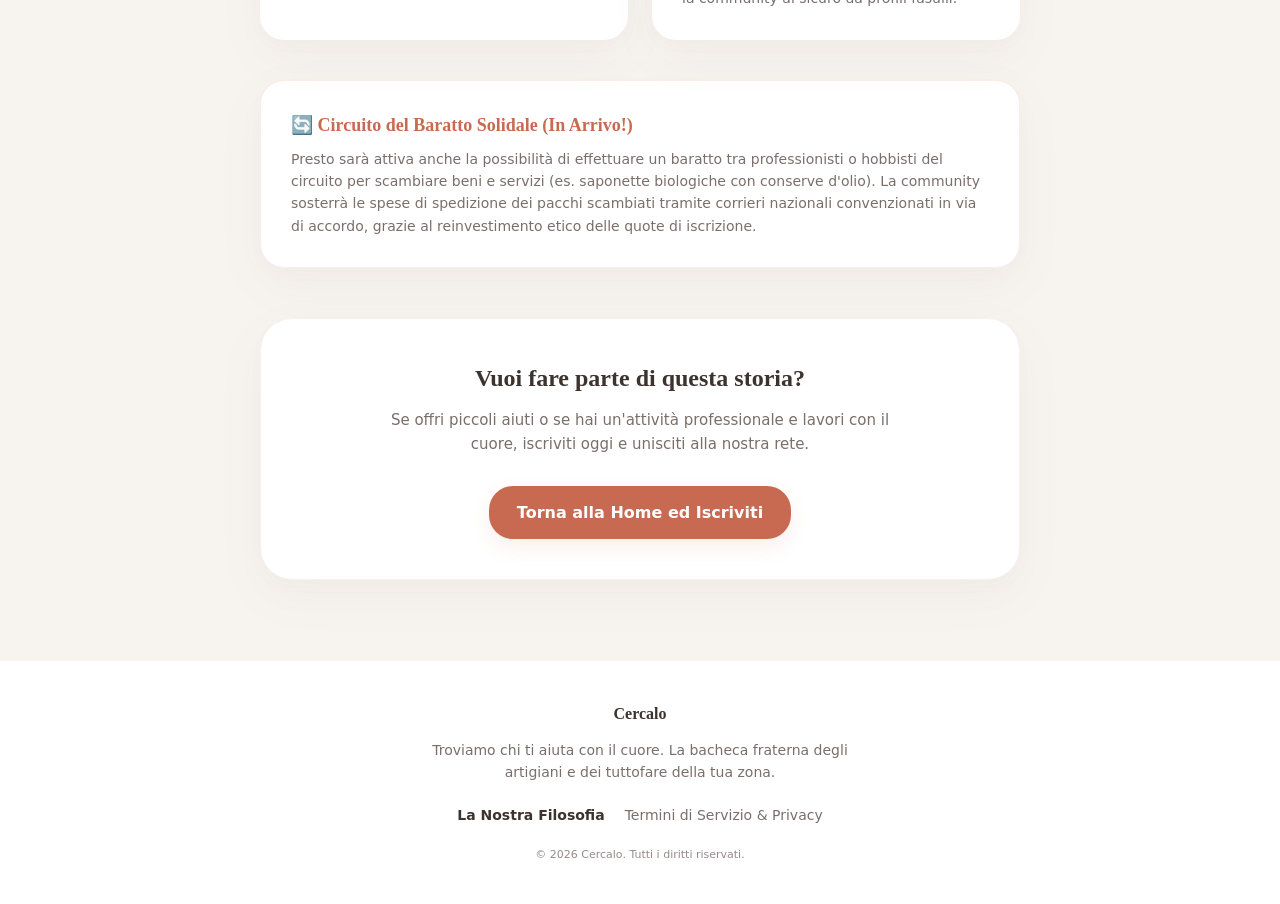
<file: chi-siamo.html>
<!DOCTYPE html>
<html lang="it">
<head>
  <meta charset="UTF-8">
  <meta name="viewport" content="width=device-width, initial-scale=1.0">
  <meta http-equiv="Content-Security-Policy" content="default-src 'self'; script-src 'self' 'unsafe-inline' https://fonts.googleapis.com; style-src 'self' 'unsafe-inline' https://fonts.googleapis.com; font-src 'self' https://fonts.gstatic.com; img-src 'self' data: https://api.qrserver.com; connect-src 'self';">
  <title>Chi Siamo - Cercalo</title>
  <link rel="manifest" href="manifest.json">
  <link rel="stylesheet" href="index.css?v=11.0">
  <style>
    body {
      background-color: var(--bg-crema);
      color: var(--color-testo);
    }
    .hero-chisiamo {
      padding: 80px 0 50px 0;
      text-align: center;
      background: linear-gradient(180deg, rgba(200, 106, 81, 0.05) 0%, rgba(247, 243, 231, 0) 100%);
    }
    .hero-chisiamo h1 {
      font-family: var(--font-titoli);
      font-size: 48px;
      font-weight: 700;
      line-height: 1.2;
      margin-bottom: 16px;
    }
    .hero-chisiamo p {
      font-size: 18px;
      color: var(--color-testo-mutato);
      max-width: 600px;
      margin: 0 auto;
    }
    .sezione-contenuto {
      max-width: 800px;
      margin: 0 auto 80px auto;
      padding: 0 20px;
    }
    .paragrafo-chiave {
      font-size: 20px;
      line-height: 1.6;
      font-weight: 500;
      margin-bottom: 30px;
      color: var(--color-testo);
      font-family: var(--font-titoli);
      text-align: center;
      position: relative;
    }
    .paragrafo-chiave::after {
      content: "";
      display: block;
      width: 60px;
      height: 3px;
      background-color: var(--primary-pesca);
      margin: 20px auto 0 auto;
      border-radius: 2px;
    }
    .articolo-chi {
      font-size: 16px;
      line-height: 1.8;
      color: var(--color-testo);
    }
    .articolo-chi p {
      margin-bottom: 20px;
    }
    .griglia-valori {
      display: grid;
      grid-template-columns: 1fr 1fr;
      gap: 24px;
      margin: 40px 0;
    }
    @media (max-width: 768px) {
      .griglia-valori {
        grid-template-columns: 1fr;
      }
    }
    .valore-card {
      background-color: white;
      border-radius: 24px;
      padding: 30px;
      box-shadow: var(--shadow-nuvola);
      transition: var(--transition-morbida);
    }
    .valore-card:hover {
      transform: translateY(-5px);
      box-shadow: var(--shadow-nuvola-hover);
    }
    .valore-icona {
      font-size: 32px;
      margin-bottom: 16px;
    }
    .valore-titolo {
      font-family: var(--font-titoli);
      font-size: 18px;
      font-weight: 700;
      margin-bottom: 10px;
    }
    .valore-descrizione {
      font-size: 14px;
      color: var(--color-testo-mutato);
      line-height: 1.6;
    }
    .sezione-appello {
      background-color: white;
      border-radius: 32px;
      padding: 40px;
      text-align: center;
      box-shadow: var(--shadow-nuvola);
      margin-top: 50px;
      border: 1px solid var(--primary-pesca-chiaro);
    }
    .app-header {
      border-bottom: 1px solid rgba(200, 106, 81, 0.08);
      background-color: transparent;
    }
    .btn-registrati-chisiamo {
      background-color: var(--primary-pesca);
      color: white;
      border: none;
      padding: 14px 28px;
      border-radius: 24px;
      font-family: var(--font-corpo);
      font-weight: 700;
      font-size: 16px;
      cursor: pointer;
      box-shadow: var(--shadow-tasto);
      transition: var(--transition-morbida);
      text-decoration: none;
      display: inline-block;
      margin-top: 15px;
    }
    .btn-registrati-chisiamo:hover {
      background-color: var(--primary-pesca-dark);
      transform: translateY(-2px);
      box-shadow: var(--shadow-tasto-hover);
    }
  </style>
</head>
<body>

  <!-- Header -->
  <header class="app-header">
    <div class="container header-content">
      <a href="index.html" class="logo">
        <img class="logo-img" src="Loghi/logo_terracotta_scontornato.png" alt="Cercalo Logo">
      </a>
      <nav class="nav-links">
        <a href="index.html" class="btn-nav-info" style="text-decoration: none;">← Torna alla Home Page</a>
      </nav>
    </div>
  </header>

  <!-- Hero Section -->
  <section class="hero-chisiamo">
    <div class="container">
      <h1>La Nostra Filosofia</h1>
      <p>Trovare risposte vicine alle difficoltà quotidiane, costruendo relazioni umane basate sul cuore, la trasparenza e l'aiuto reciproco.</p>
    </div>
  </section>

  <!-- Contenuto Principale -->
  <main class="sezione-contenuto">
    <div class="paragrafo-chiave">
      "Perché in un mondo sempre più veloce e impersonale, crediamo che la fiducia, l'onestà e un sorriso valgano più di qualsiasi algoritmo di mercato."
    </div>

    <div class="articolo-chi">
      <p>
        <strong>Cercalo</strong> nasce da un'ispirazione profonda e semplice: connettere chi ha bisogno di un piccolo o grande aiuto domestico con persone che offrono il proprio tempo e la propria professionalità mettendo il <strong>cuore</strong> in ciò che fanno.
      </p>
      <p>
        La parola *Cercalo* racchiude in sé una duplice anima: se da un lato indica la ricerca pratica di un artigiano o di un aiuto di quartiere nelle difficoltà di tutti i giorni, dall'altro evoca una ricerca spirituale e personale del bene, del prossimo e della luce anche nei momenti di fatica quotidiana.
      </p>
      <p>
        Abbiamo scelto la **Terracotta** come materiale simbolo della nostra comunità per l'Italia. La terracotta è una materia povera, antica e naturale, che nasce dalla terra e si modella con le mani e con il fuoco. Rappresenta la solidità del lavoro artigianale, la vicinanza alle origini e l'accoglienza calorosa di una casa.
      </p>
    </div>

    <!-- Griglia dei Valori -->
    <div class="griglia-valori">
      <div class="valore-card">
        <div class="valore-icona">❤️</div>
        <h3 class="valore-titolo">Fatto con il Cuore & Rispetto</h3>
        <p class="valore-descrizione">
          Su Cercalo vogliamo persone disposte a dedicarsi al lavoro con cura ed empatia. Chiediamo però rispetto reciproco: il lavoratore si impegna con dedizione, e l'utente deve valutare il suo operato in modo equo e leale sul lavoro finito, evitando giudizi di antipatia personale.
        </p>
      </div>

      <div class="valore-card">
        <div class="valore-icona">🤝</div>
        <h3 class="valore-titolo">Due Modi di Aiutare</h3>
        <p class="valore-descrizione">
          Accogliamo sia gli <strong>Aiutanti di Quartiere</strong> (hobbisti disposti ad aiutare per passione o vicinato in cambio di una semplice offerta libera) sia i <strong>Professionisti</strong> (ditte e lavoratori con P. IVA che offrono tariffe oneste e trasparenti).
        </p>
      </div>

      <div class="valore-card">
        <div class="valore-icona">💎</div>
        <h3 class="valore-titolo">No Pubblicità Invasiva</h3>
        <p class="valore-descrizione">
          Rifiutiamo i banner pubblicitari traccianti che riempiono lo schermo. Il nostro portale è pulito, sereno ed è sostenuto solo dalla community per rimanere indipendente ed etico.
        </p>
      </div>

      <div class="valore-card">
        <div class="valore-icona">🌱</div>
        <h3 class="valore-titolo">Lancio Gratuito (Fino a Settembre)</h3>
        <p class="valore-descrizione">
          L'iscrizione è del tutto gratuita fino a fine settembre 2026 per chi si registra in questa fase di lancio. Successivamente, sarà richiesta una quota minima di 5€/anno per coprire i costi di manutenzione e tenere la community al sicuro da profili fasulli.
        </p>
      </div>
    </div>

    <!-- Circuito del Baratto Solidale -->
    <div class="baratto-info-box" style="margin-top: 30px; background-color: white; border-radius: 24px; padding: 30px; border: 1px solid rgba(200, 106, 81, 0.12); box-shadow: var(--shadow-nuvola); text-align: left;">
      <h4 style="color: var(--primary-pesca); font-family: var(--font-titoli); font-size: 18px; margin-top: 0; margin-bottom: 8px; display: flex; align-items: center; gap: 8px;">🔄 Circuito del Baratto Solidale (In Arrivo!)</h4>
      <p style="font-size: 14px; line-height: 1.6; color: var(--color-testo-mutato); margin: 0;">
        Presto sarà attiva anche la possibilità di effettuare un baratto tra professionisti o hobbisti del circuito per scambiare beni e servizi (es. saponette biologiche con conserve d'olio). La community sosterrà le spese di spedizione dei pacchi scambiati tramite corrieri nazionali convenzionati in via di accordo, grazie al reinvestimento etico delle quote di iscrizione.
      </p>
    </div>

    <!-- Appello all'Azione -->
    <div class="sezione-appello">
      <h3 style="font-family: var(--font-titoli); font-size: 24px; font-weight: 700; margin-bottom: 10px;">Vuoi fare parte di questa storia?</h3>
      <p style="color: var(--color-testo-mutato); font-size: 15px; max-width: 500px; margin: 0 auto 15px auto;">Se offri piccoli aiuti o se hai un'attività professionale e lavori con il cuore, iscriviti oggi e unisciti alla nostra rete.</p>
      <a href="index.html" class="btn-registrati-chisiamo">Torna alla Home ed Iscriviti</a>
    </div>
  </main>

  <!-- Footer -->
  <footer style="background-color: white; border-top: 1px solid rgba(200, 106, 81, 0.08); padding: 40px 0; text-align: center; font-size: 14px; color: var(--color-testo-mutato);">
    <div class="container">
      <p style="font-family: var(--font-titoli); font-weight: 700; color: var(--color-testo); font-size: 16px; margin-bottom: 12px;">Cercalo</p>
      <p style="max-width: 450px; margin: 0 auto 20px auto; line-height: 1.6;">Troviamo chi ti aiuta con il cuore. La bacheca fraterna degli artigiani e dei tuttofare della tua zona.</p>
      <div style="display: flex; justify-content: center; gap: 20px; margin-bottom: 20px;">
        <a href="chi-siamo.html" style="color: var(--color-testo); font-weight: 600; text-decoration: none;">La Nostra Filosofia</a>
        <a href="legal.html" style="color: var(--color-testo-mutato); text-decoration: none;">Termini di Servizio & Privacy</a>
      </div>
      <p style="font-size: 11px; opacity: 0.8;">&copy; 2026 Cercalo. Tutti i diritti riservati.</p>
    </div>
  </footer>

</body>
</html>
</file>
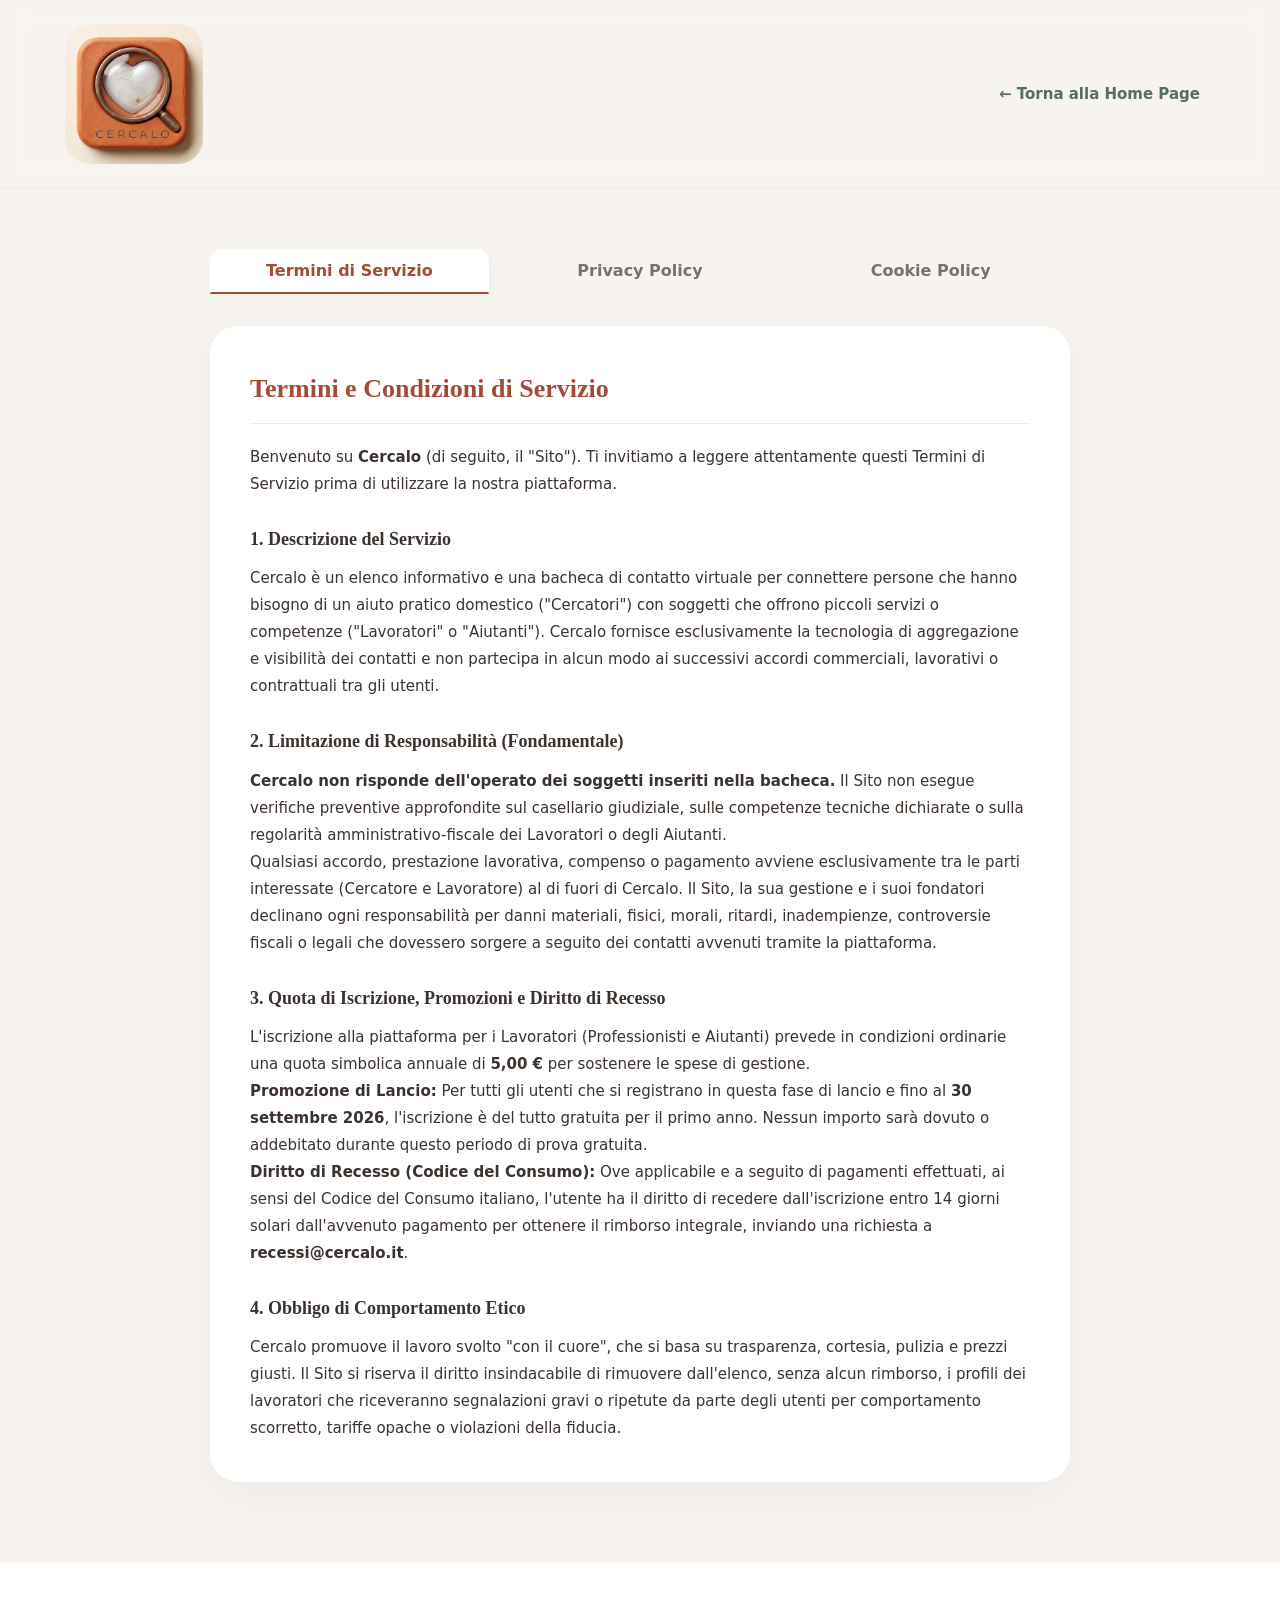
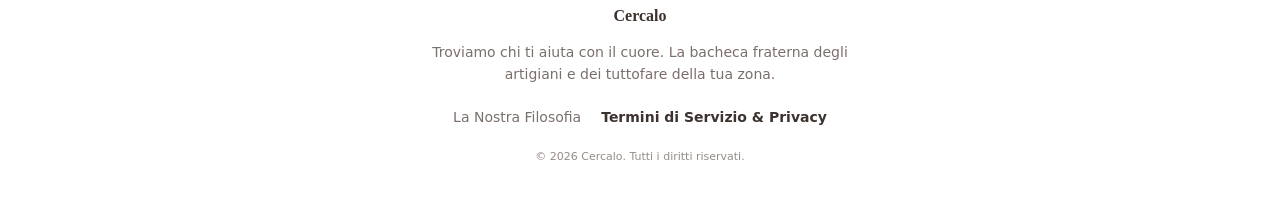
<file: legal.html>
<!DOCTYPE html>
<html lang="it">
<head>
  <meta charset="UTF-8">
  <meta name="viewport" content="width=device-width, initial-scale=1.0">
  <meta http-equiv="Content-Security-Policy" content="default-src 'self'; script-src 'self' 'unsafe-inline' https://fonts.googleapis.com; style-src 'self' 'unsafe-inline' https://fonts.googleapis.com; font-src 'self' https://fonts.gstatic.com; img-src 'self' data: https://api.qrserver.com; connect-src 'self';">
  <title>Termini & Privacy - Cercalo</title>
  <link rel="manifest" href="manifest.json">
  <link rel="stylesheet" href="index.css?v=11.0">
  <style>
    body {
      background-color: var(--bg-crema);
      color: var(--color-testo);
    }
    .sezione-legal {
      max-width: 900px;
      margin: 60px auto 80px auto;
      padding: 0 20px;
    }
    .app-header {
      border-bottom: 1px solid rgba(200, 106, 81, 0.08);
      background-color: transparent;
    }
    .tabs-legal {
      display: flex;
      gap: 12px;
      border-bottom: 2px solid var(--primary-pesca-chiaro);
      margin-bottom: 30px;
      padding-bottom: 2px;
      overflow-x: auto;
    }
    .tab-btn {
      background: none;
      border: none;
      font-family: var(--font-corpo);
      font-weight: 700;
      font-size: 16px;
      padding: 12px 24px;
      cursor: pointer;
      color: var(--color-testo-mutato);
      border-radius: 12px 12px 0 0;
      transition: var(--transition-veloce);
      white-space: nowrap;
      position: relative;
    }
    .tab-btn:hover {
      color: var(--primary-pesca);
      background-color: rgba(200, 106, 81, 0.03);
    }
    .tab-btn.attivo {
      color: var(--primary-pesca-dark);
    }
    .tab-btn.attivo::after {
      content: "";
      position: absolute;
      bottom: -4px;
      left: 0;
      right: 0;
      height: 4px;
      background-color: var(--primary-pesca-dark);
      border-radius: 2px;
    }
    .contenuto-legal-card {
      background-color: white;
      border-radius: 28px;
      padding: 40px;
      box-shadow: var(--shadow-nuvola);
      line-height: 1.8;
      font-size: 15px;
    }
    @media (max-width: 768px) {
      .contenuto-legal-card {
        padding: 24px;
      }
    }
    .legal-sezione-txt {
      display: none;
    }
    .legal-sezione-txt.attivo {
      display: block;
    }
    .legal-sezione-txt h2 {
      font-family: var(--font-titoli);
      font-size: 26px;
      margin-bottom: 20px;
      color: var(--primary-pesca-dark);
      border-bottom: 1px solid #ECEAE6;
      padding-bottom: 10px;
    }
    .legal-sezione-txt h3 {
      font-family: var(--font-titoli);
      font-size: 18px;
      margin: 25px 0 10px 0;
      color: var(--color-testo);
    }
    .legal-sezione-txt ul {
      margin-left: 20px;
      margin-bottom: 20px;
    }
    .legal-sezione-txt li {
      margin-bottom: 8px;
    }
  </style>
</head>
<body>

  <!-- Header -->
  <header class="app-header">
    <div class="container header-content">
      <a href="index.html" class="logo">
        <img class="logo-img" src="Loghi/logo_terracotta_scontornato.png" alt="Cercalo Logo">
      </a>
      <nav class="nav-links">
        <a href="index.html" class="btn-nav-info" style="text-decoration: none;">← Torna alla Home Page</a>
      </nav>
    </div>
  </header>

  <main class="sezione-legal">
    <div class="tabs-legal">
      <button class="tab-btn attivo" onclick="mostraTab('tos')">Termini di Servizio</button>
      <button class="tab-btn" onclick="mostraTab('privacy')">Privacy Policy</button>
      <button class="tab-btn" onclick="mostraTab('cookie')">Cookie Policy</button>
    </div>

    <div class="contenuto-legal-card">
      
      <!-- Termini di Servizio -->
      <div id="legal-tos" class="legal-sezione-txt attivo">
        <h2>Termini e Condizioni di Servizio</h2>
        <p>Benvenuto su <strong>Cercalo</strong> (di seguito, il "Sito"). Ti invitiamo a leggere attentamente questi Termini di Servizio prima di utilizzare la nostra piattaforma.</p>
        
        <h3>1. Descrizione del Servizio</h3>
        <p>Cercalo è un elenco informativo e una bacheca di contatto virtuale per connettere persone che hanno bisogno di un aiuto pratico domestico ("Cercatori") con soggetti che offrono piccoli servizi o competenze ("Lavoratori" o "Aiutanti"). Cercalo fornisce esclusivamente la tecnologia di aggregazione e visibilità dei contatti e non partecipa in alcun modo ai successivi accordi commerciali, lavorativi o contrattuali tra gli utenti.</p>
        
        <h3>2. Limitazione di Responsabilità (Fondamentale)</h3>
        <p><strong>Cercalo non risponde dell'operato dei soggetti inseriti nella bacheca.</strong> Il Sito non esegue verifiche preventive approfondite sul casellario giudiziale, sulle competenze tecniche dichiarate o sulla regolarità amministrativo-fiscale dei Lavoratori o degli Aiutanti.</p>
        <p>Qualsiasi accordo, prestazione lavorativa, compenso o pagamento avviene esclusivamente tra le parti interessate (Cercatore e Lavoratore) al di fuori di Cercalo. Il Sito, la sua gestione e i suoi fondatori declinano ogni responsabilità per danni materiali, fisici, morali, ritardi, inadempienze, controversie fiscali o legali che dovessero sorgere a seguito dei contatti avvenuti tramite la piattaforma.</p>
        
        <h3>3. Quota di Iscrizione, Promozioni e Diritto di Recesso</h3>
        <p>L'iscrizione alla piattaforma per i Lavoratori (Professionisti e Aiutanti) prevede in condizioni ordinarie una quota simbolica annuale di <strong>5,00 €</strong> per sostenere le spese di gestione.</p>
        <p><strong>Promozione di Lancio:</strong> Per tutti gli utenti che si registrano in questa fase di lancio e fino al <strong>30 settembre 2026</strong>, l'iscrizione è del tutto gratuita per il primo anno. Nessun importo sarà dovuto o addebitato durante questo periodo di prova gratuita.</p>
        <p><strong>Diritto di Recesso (Codice del Consumo):</strong> Ove applicabile e a seguito di pagamenti effettuati, ai sensi del Codice del Consumo italiano, l'utente ha il diritto di recedere dall'iscrizione entro 14 giorni solari dall'avvenuto pagamento per ottenere il rimborso integrale, inviando una richiesta a <span style="font-weight: 600;">recessi@cercalo.it</span>.</p>
        
        <h3>4. Obbligo di Comportamento Etico</h3>
        <p>Cercalo promuove il lavoro svolto "con il cuore", che si basa su trasparenza, cortesia, pulizia e prezzi giusti. Il Sito si riserva il diritto insindacabile di rimuovere dall'elenco, senza alcun rimborso, i profili dei lavoratori che riceveranno segnalazioni gravi o ripetute da parte degli utenti per comportamento scorretto, tariffe opache o violazioni della fiducia.</p>
      </div>

      <!-- Privacy Policy -->
      <div id="legal-privacy" class="legal-sezione-txt">
        <h2>Informativa sulla Privacy (GDPR)</h2>
        <p>La presente Informativa ha lo scopo di illustrare come Cercalo raccoglie, conserva e tratta i tuoi dati personali, in conformità con il Regolamento Europeo sulla Protezione dei Dati (GDPR - Regolamento UE 2016/679).</p>
        
        <h3>1. Titolare del Trattamento</h3>
        <p>Il Titolare del trattamento dei dati raccolti tramite il Sito è <strong>Cercalo Italia</strong>, contattabile all'indirizzo email <span style="font-weight: 600;">privacy@cercalo.it</span>.</p>
        
        <h3>2. Tipi di Dati Raccolti</h3>
        <p>Raccogliamo solo i dati strettamente necessari per il funzionamento del servizio:</p>
        <ul>
          <li><strong>Per chi cerca aiuto (Cercatori):</strong> Dati inseriti durante la registrazione base per sbloccare i numeri di telefono (Nome, Cognome, Email).</li>
          <li><strong>Per chi offre aiuto (Lavoratori/Aiutanti):</strong> Nome, Cognome, Ruolo, Città, Descrizione dell'attività, Numero di Telefono ed Email (se fornita), Categoria, e Foto/Avatar selezionato.</li>
        </ul>

        <h3>3. Finalità del Trattamento</h3>
        <p>I dati personali sono raccolti per:</p>
        <ul>
          <li>Consentire la pubblicazione del profilo del lavoratore nel motore di ricerca geografico del sito.</li>
          <li>Consentire ai cercatori di visualizzare i dati di contatto telefonico/email per richiedere l'aiuto.</li>
          <li>Gestire la quota di abbonamento annuale e l'invio delle relative comunicazioni di servizio.</li>
        </ul>

        <h3>4. Conservazione dei Dati</h3>
        <p>I tuoi dati sono conservati su server sicuri e sono protetti da misure tecniche idonee. Saranno conservati fino alla richiesta di cancellazione del tuo account da parte tua o fino a revoca del consenso.</p>

        <h3>5. Diritti dell'Interessato</h3>
        <p>Hai il diritto in qualsiasi momento di richiedere l'accesso, la rettifica, la portabilità o la cancellazione totale dei tuoi dati personali dai nostri database scrivendoci semplicemente all'indirizzo <span style="font-weight: 600;">cancella@cercalo.it</span>.</p>
      </div>

      <!-- Cookie Policy -->
      <div id="legal-cookie" class="legal-sezione-txt">
        <h2>Cookie Policy</h2>
        <p>Questo sito utilizza i cookie per migliorare l'esperienza utente e assicurare il corretto funzionamento delle funzioni tecniche essenziali.</p>
        
        <h3>Cosa sono i Cookie?</h3>
        <p>I cookie sono piccoli file di testo che i siti visitati inviano al terminale dell'utente, dove vengono memorizzati per poi essere ritrasmessi al sito alla visita successiva.</p>

        <h3>Cookie Tecnici (Essenziali)</h3>
        <p>Cercalo utilizza esclusivamente **cookie tecnici ed essenziali** per scopi di navigazione. Questi includono:</p>
        <ul>
          <li>Memorizzazione della sessione di accesso degli utenti.</li>
          <li>Salvataggio delle preferenze temporanee di ricerca (es. filtro città).</li>
          <li>Salvataggio dello stato di approvazione dei cookie stessi.</li>
        </ul>
        <p>Questi cookie non tracciano in alcun modo le abitudini di navigazione dell'utente all'esterno del nostro sito e non richiedono un consenso preventivo obbligatorio per legge, in quanto necessari alla fornitura del servizio.</p>

        <h3>Cookie di Terze Parti e Profilazione</h3>
        <p>In linea con la nostra filosofia di pulizia, **Cercalo non utilizza cookie di profilazione commerciale, né script pubblicitari traccianti di terze parti (come Google AdSense, Facebook Pixel, ecc.)**.</p>
      </div>

    </div>
  </main>

  <!-- Footer -->
  <footer style="background-color: white; border-top: 1px solid rgba(200, 106, 81, 0.08); padding: 40px 0; text-align: center; font-size: 14px; color: var(--color-testo-mutato);">
    <div class="container">
      <p style="font-family: var(--font-titoli); font-weight: 700; color: var(--color-testo); font-size: 16px; margin-bottom: 12px;">Cercalo</p>
      <p style="max-width: 450px; margin: 0 auto 20px auto; line-height: 1.6;">Troviamo chi ti aiuta con il cuore. La bacheca fraterna degli artigiani e dei tuttofare della tua zona.</p>
      <div style="display: flex; justify-content: center; gap: 20px; margin-bottom: 20px;">
        <a href="chi-siamo.html" style="color: var(--color-testo-mutato); text-decoration: none;">La Nostra Filosofia</a>
        <a href="legal.html" style="color: var(--color-testo); font-weight: 600; text-decoration: none;">Termini di Servizio & Privacy</a>
      </div>
      <p style="font-size: 11px; opacity: 0.8;">&copy; 2026 Cercalo. Tutti i diritti riservati.</p>
    </div>
  </footer>

  <script>
    function mostraTab(tabId) {
      // Rimuovi classe attivo da tutti i bottoni
      const bottoni = document.querySelectorAll('.tab-btn');
      bottoni.forEach(btn => btn.classList.remove('attivo'));
      
      // Rimuovi classe attivo da tutti i testi
      const testi = document.querySelectorAll('.legal-sezione-txt');
      testi.forEach(t => t.classList.remove('attivo'));
      
      // Attiva bottone cliccato
      event.target.classList.add('attivo');
      
      // Attiva blocco di testo corrispondente
      document.getElementById('legal-' + tabId).classList.add('attivo');
    }
  </script>

</body>
</html>
</file>
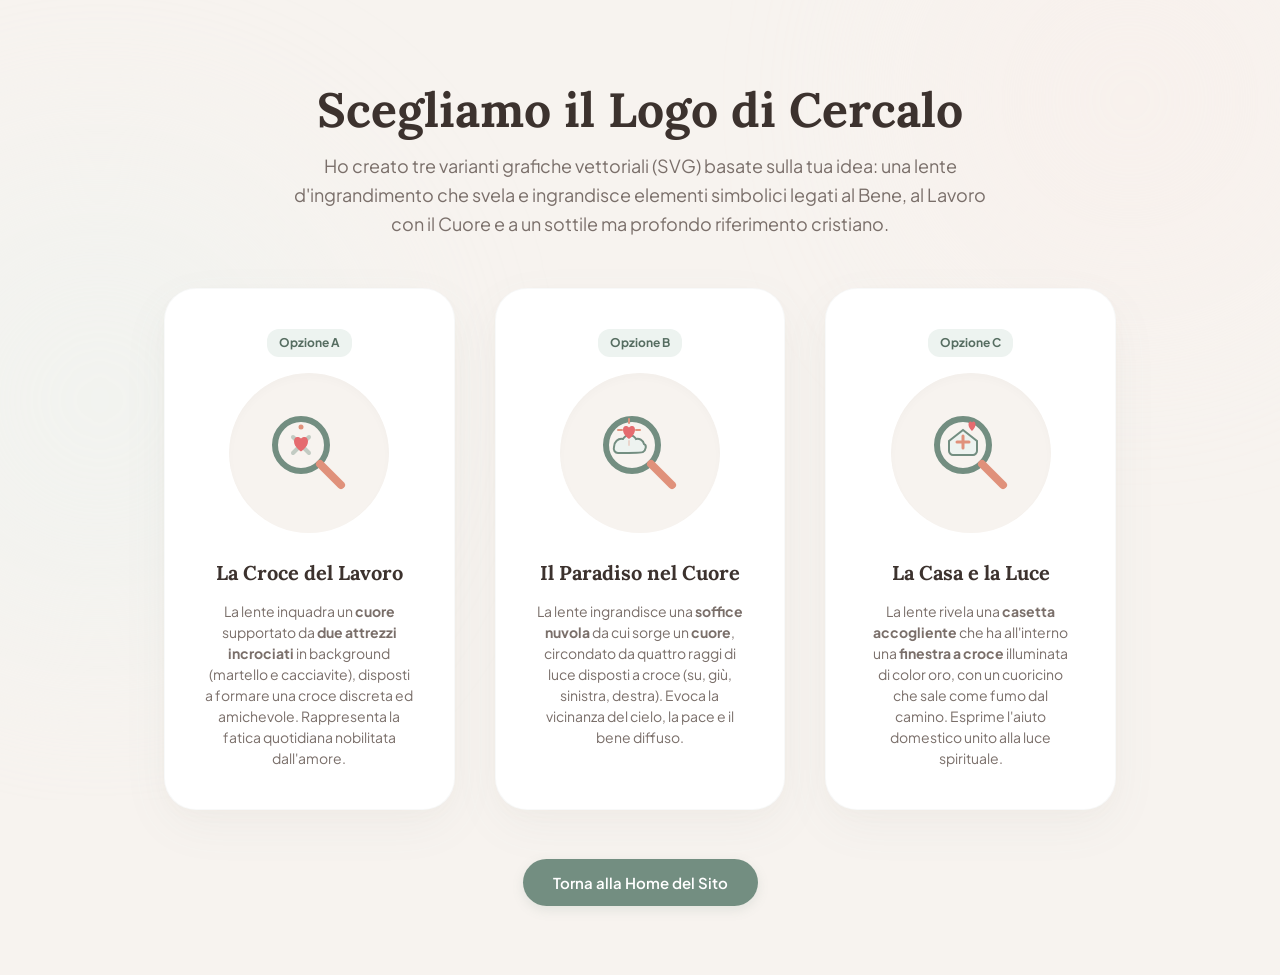
<file: logo_proposals.html>
<!DOCTYPE html>
<html lang="it">
<head>
  <meta charset="UTF-8">
  <meta name="viewport" content="width=device-width, initial-scale=1.0">
  <title>Proposte Logo - Cercalo</title>
  <link rel="stylesheet" href="index.css">
  <style>
    .presentation-container {
      max-width: 1000px;
      margin: 80px auto;
      text-align: center;
      padding: 0 24px;
    }
    .grid-proposte {
      display: grid;
      grid-template-columns: repeat(auto-fit, minmax(280px, 1fr));
      gap: 40px;
      margin-top: 50px;
    }
    .card-proposta {
      background: white;
      border-radius: 32px;
      padding: 40px;
      box-shadow: var(--shadow-nuvola);
      border: 1px solid rgba(115, 142, 129, 0.05);
      cursor: pointer;
      transition: var(--transition-morbida);
      display: flex;
      flex-direction: column;
      align-items: center;
    }
    .card-proposta:hover {
      transform: translateY(-10px);
      box-shadow: var(--shadow-nuvola-hover);
      border-color: var(--primary-pesca);
    }
    .logo-display {
      width: 160px;
      height: 160px;
      background: var(--bg-crema);
      border-radius: 50%;
      display: flex;
      align-items: center;
      justify-content: center;
      margin-bottom: 24px;
      box-shadow: inset 0 4px 10px rgba(0,0,0,0.02);
      transition: var(--transition-morbida);
    }
    .card-proposta:hover .logo-display {
      background: var(--primary-pesca-chiaro);
      transform: scale(1.05);
    }
    .svg-logo {
      width: 100px;
      height: 100px;
      transition: var(--transition-morbida);
    }
    .card-proposta:hover .svg-logo {
      transform: rotate(-5deg) scale(1.1);
    }
    .desc-proposta {
      font-size: 14px;
      color: var(--color-testo-mutato);
      margin-top: 12px;
      text-align: center;
      line-height: 1.5;
    }
    .titolo-proposta {
      font-family: var(--font-titoli);
      font-size: 20px;
      font-weight: 700;
      color: var(--color-testo);
    }
    .badge-proposta {
      background: var(--accent-salvia-chiaro);
      color: var(--accent-salvia-dark);
      padding: 4px 12px;
      border-radius: 12px;
      font-size: 12px;
      font-weight: 700;
      margin-bottom: 16px;
    }
    .card-proposta:hover .badge-proposta {
      background: var(--primary-pesca);
      color: white;
    }
  </style>
</head>
<body>

  <!-- Sfondo decorativo sfocato -->
  <div class="sfondo-decorativo">
    <div class="blob blob-1"></div>
    <div class="blob blob-2"></div>
  </div>

  <div class="presentation-container">
    <h1 class="hero-title" style="margin-bottom: 12px;">Scegliamo il Logo di Cercalo</h1>
    <p class="hero-subtitle" style="max-width: 700px; margin: 0 auto;">
      Ho creato tre varianti grafiche vettoriali (SVG) basate sulla tua idea: una lente d'ingrandimento che svela e ingrandisce elementi simbolici legati al Bene, al Lavoro con il Cuore e a un sottile ma profondo riferimento cristiano.
    </p>

    <div class="grid-proposte">

      <!-- PROPOSTA 1: La Croce del Lavoro e del Cuore -->
      <div class="card-proposta" onclick="selezionaLogo(1)">
        <span class="badge-proposta">Opzione A</span>
        <div class="logo-display">
          <!-- SVG Logo A -->
          <svg class="svg-logo" viewBox="0 0 100 100" fill="none" xmlns="http://www.w3.org/2000/svg">
            <!-- Lente d'ingrandimento ring -->
            <circle cx="42" cy="42" r="26" stroke="#738E81" stroke-width="6" />
            <!-- Manico Lente -->
            <path d="M61 61L82 82" stroke="#E0917B" stroke-width="8" stroke-linecap="round" />
            <!-- Strumenti incrociati a forma di croce discreta (Martello e Cacciavite/Riga) -->
            <path d="M34 50L50 34" stroke="#738E81" stroke-width="4" stroke-linecap="round" opacity="0.4" />
            <path d="M50 50L34 34" stroke="#738E81" stroke-width="4" stroke-linecap="round" opacity="0.4" />
            <!-- Cuore al centro -->
            <path d="M42 48.5C42 48.5 35 44 35 38.5C35 34.5 38 32.5 42 35.5C46 32.5 49 34.5 49 38.5C49 44 42 48.5 42 48.5Z" fill="#E56B6F" />
            <!-- Chiodo/Punto luce -->
            <circle cx="42" cy="24" r="2.5" fill="#E0917B" />
          </svg>
        </div>
        <h3 class="titolo-proposta">La Croce del Lavoro</h3>
        <p class="desc-proposta">
          La lente inquadra un <strong>cuore</strong> supportato da <strong>due attrezzi incrociati</strong> in background (martello e cacciavite), disposti a formare una croce discreta ed amichevole. Rappresenta la fatica quotidiana nobilitata dall'amore.
        </p>
      </div>

      <!-- PROPOSTA 2: Il Paradiso nel Cuore (Lente sulla Nuvola) -->
      <div class="card-proposta" onclick="selezionaLogo(2)">
        <span class="badge-proposta">Opzione B</span>
        <div class="logo-display">
          <!-- SVG Logo B -->
          <svg class="svg-logo" viewBox="0 0 100 100" fill="none" xmlns="http://www.w3.org/2000/svg">
            <!-- Lente d'ingrandimento ring -->
            <circle cx="42" cy="42" r="26" stroke="#738E81" stroke-width="6" />
            <!-- Manico Lente -->
            <path d="M61 61L82 82" stroke="#E0917B" stroke-width="8" stroke-linecap="round" />
            <!-- Nuvola (Paradiso) -->
            <path d="M28 50C25 50 23 47 24 44C24 39 28 35 33 36C36 31 43 31 46 36C49 35 53 37 54 41C57 42 56 47 53 49C52 50 28 50 28 50Z" fill="#EDF3F0" stroke="#738E81" stroke-width="2" />
            <!-- Cuore che sorge dalla nuvola -->
            <path d="M39 36C39 36 33 32 33 27C33 23.5 35.5 21.5 39 24.5C42.5 21.5 45 23.5 45 27C45 32 39 36 39 36Z" fill="#E56B6F" />
            <!-- Raggi di luce discreti disposti a croce -->
            <line x1="39" y1="16" x2="39" y2="20" stroke="#E0917B" stroke-width="2" stroke-linecap="round" />
            <line x1="39" y1="38" x2="39" y2="42" stroke="#E0917B" stroke-width="2" stroke-linecap="round" opacity="0.3" />
            <line x1="28" y1="27" x2="32" y2="27" stroke="#E0917B" stroke-width="2" stroke-linecap="round" />
            <line x1="46" y1="27" x2="50" y2="27" stroke="#E0917B" stroke-width="2" stroke-linecap="round" />
          </svg>
        </div>
        <h3 class="titolo-proposta">Il Paradiso nel Cuore</h3>
        <p class="desc-proposta">
          La lente ingrandisce una <strong>soffice nuvola</strong> da cui sorge un <strong>cuore</strong>, circondato da quattro raggi di luce disposti a croce (su, giù, sinistra, destra). Evoca la vicinanza del cielo, la pace e il bene diffuso.
        </p>
      </div>

      <!-- PROPOSTA 3: La Casa e la Luce -->
      <div class="card-proposta" onclick="selezionaLogo(3)">
        <span class="badge-proposta">Opzione C</span>
        <div class="logo-display">
          <!-- SVG Logo C -->
          <svg class="svg-logo" viewBox="0 0 100 100" fill="none" xmlns="http://www.w3.org/2000/svg">
            <!-- Lente d'ingrandimento ring -->
            <circle cx="42" cy="42" r="26" stroke="#738E81" stroke-width="6" />
            <!-- Manico Lente -->
            <path d="M61 61L82 82" stroke="#E0917B" stroke-width="8" stroke-linecap="round" />
            <!-- Casetta morbida -->
            <path d="M28 48V38L42 27L56 38V48C56 50 54 52 52 52H32C30 52 28 50 28 48Z" fill="#EDF3F0" stroke="#738E81" stroke-width="2" />
            <!-- Finestra a forma di croce di luce all'interno della casa -->
            <path d="M42 33V45M36 39H48" stroke="#E0917B" stroke-width="3" stroke-linecap="round" />
            <!-- Cuore sul tetto/camino -->
            <path d="M51 28C51 28 47.5 25 47.5 21.5C47.5 19 49.5 17.5 51 19.5C52.5 17.5 54.5 19 54.5 21.5C54.5 25 51 28 51 28Z" fill="#E56B6F" />
          </svg>
        </div>
        <h3 class="titolo-proposta">La Casa e la Luce</h3>
        <p class="desc-proposta">
          La lente rivela una <strong>casetta accogliente</strong> che ha all'interno una <strong>finestra a croce</strong> illuminata di color oro, con un cuoricino che sale come fumo dal camino. Esprime l'aiuto domestico unito alla luce spirituale.
        </p>
      </div>

    </div>

    <div style="margin-top: 60px;">
      <a href="index.html" class="btn-accedi" style="text-decoration: none; padding: 14px 30px;"> Torna alla Home del Sito</a>
    </div>
  </div>

  <script>
    function selezionaLogo(id) {
      const nomi = ["La Croce del Lavoro (Opzione A)", "Il Paradiso nel Cuore (Opzione B)", "La Casa e la Luce (Opzione C)"];
      alert("Hai cliccato su: " + nomi[id - 1] + "\nFammelo sapere in chat così applicherò questa scelta a tutto il sito!");
    }
  </script>
</body>
</html>
</file>
<file: index.css>
/* Cercalo - Sistema di Design Morbido e Accogliente */

@import url('https://fonts.googleapis.com/css2?family=Lora:ital,wght@0,400..700;1,400..700&family=Plus+Jakarta+Sans:ital,wght@0,300..800;1,300..800&display=swap');

:root {
  /* Palette Colori - Soft & Warm Terracotta */
  --bg-crema: #F7F3EF;
  --bg-card: #FFFFFF;
  --color-testo: #3C322E;
  --color-testo-mutato: #7A6F6A;
  
  --primary-pesca: #C86A51;
  --primary-pesca-chiaro: #F9EFEB;
  --primary-pesca-dark: #A54B35;
  
  --accent-salvia: #738E81;
  --accent-salvia-chiaro: #EDF3F0;
  --accent-salvia-dark: #566D61;
  
  --color-cuore: #E56B6F;
  --color-cuore-chiaro: #FCEFF0;

  /* Font */
  --font-titoli: 'Lora', Georgia, serif;
  --font-corpo: 'Plus Jakarta Sans', system-ui, -apple-system, sans-serif;

  /* Ombreggiature "Nuvola" */
  --shadow-nuvola: 0 16px 48px rgba(115, 142, 129, 0.06), 0 6px 16px rgba(224, 145, 123, 0.02);
  --shadow-nuvola-hover: 0 24px 64px rgba(115, 142, 129, 0.12), 0 8px 24px rgba(224, 145, 123, 0.05);
  --shadow-tasto: 0 8px 20px rgba(224, 145, 123, 0.15);
  --shadow-tasto-hover: 0 12px 28px rgba(224, 145, 123, 0.25);
  
  /* Transizioni */
  --transition-morbida: all 0.4s cubic-bezier(0.34, 1.56, 0.64, 1);
  --transition-veloce: all 0.2s ease;
}

/* Reset Base */
*, *::before, *::after {
  box-sizing: border-box;
  margin: 0;
  padding: 0;
}

body {
  font-family: var(--font-corpo);
  background-color: var(--bg-crema);
  color: var(--color-testo);
  line-height: 1.6;
  -webkit-font-smoothing: antialiased;
  overflow-x: hidden;
}

/* Sfondo con decorazioni organiche sfocate */
.sfondo-decorativo {
  position: absolute;
  width: 100%;
  height: 800px;
  top: 0;
  left: 0;
  z-index: -1;
  overflow: hidden;
  pointer-events: none;
}

.blob {
  position: absolute;
  border-radius: 50%;
  filter: blur(100px);
  opacity: 0.5;
}

.blob-1 {
  width: 400px;
  height: 400px;
  background-color: var(--primary-pesca-chiaro);
  top: -100px;
  right: -50px;
}

.blob-2 {
  width: 500px;
  height: 500px;
  background-color: var(--accent-salvia-chiaro);
  top: 150px;
  left: -150px;
}

/* Container Generale */
.container {
  width: 100%;
  max-width: 1200px;
  margin: 0 auto;
  padding: 0 24px;
}

/* Header & Logo */
/* Header & Logo - Sticky con effetto ridimensionamento */
.app-header {
  position: sticky;
  top: 0;
  background-color: rgba(247, 243, 231, 0.9);
  backdrop-filter: blur(12px);
  z-index: 99;
  border-bottom: 1px solid rgba(200, 106, 81, 0.05);
  padding: 24px 0;
  transition: padding 0.4s cubic-bezier(0.25, 1, 0.5, 1);
}

.header-content {
  display: flex;
  justify-content: space-between;
  align-items: center;
}

.logo {
  display: flex;
  align-items: center;
  gap: 12px;
  text-decoration: none;
  color: var(--color-testo);
}

.logo-img {
  width: 140px; /* Grande all'inizio per mostrare la terracotta */
  height: 140px;
  object-fit: contain;
  transition: width 0.4s cubic-bezier(0.25, 1, 0.5, 1), height 0.4s cubic-bezier(0.25, 1, 0.5, 1), transform 0.3s ease;
}

.logo:hover .logo-img {
  transform: scale(1.04);
}

.app-header.scrolled {
  padding: 8px 0;
  background-color: rgba(247, 243, 231, 0.95);
  box-shadow: 0 4px 20px rgba(45, 40, 37, 0.05);
}

.app-header.scrolled .logo-img {
  width: 70px; /* Rimpicciolito in alto a sinistra su scorrimento */
  height: 70px;
}

.nav-links {
  display: flex;
  align-items: center;
  gap: 20px;
}

.btn-nav-info {
  background: none;
  border: none;
  font-family: var(--font-corpo);
  font-size: 15px;
  font-weight: 600;
  color: var(--accent-salvia-dark);
  cursor: pointer;
  padding: 8px 16px;
  border-radius: 20px;
  transition: var(--transition-morbida);
}

.btn-nav-info:hover {
  background-color: var(--accent-salvia-chiaro);
}

.btn-accedi {
  background-color: var(--accent-salvia);
  color: white;
  border: none;
  padding: 10px 22px;
  border-radius: 30px;
  font-family: var(--font-corpo);
  font-size: 15px;
  font-weight: 600;
  cursor: pointer;
  box-shadow: 0 4px 12px rgba(115, 142, 129, 0.15);
  transition: var(--transition-morbida);
}

.btn-accedi:hover {
  background-color: var(--accent-salvia-dark);
  transform: translateY(-2px);
  box-shadow: 0 6px 18px rgba(115, 142, 129, 0.25);
}

/* Hero Section */
.hero {
  text-align: center;
  padding: 60px 0 40px 0;
}

.hero-title {
  font-family: var(--font-titoli);
  font-size: clamp(32px, 5vw, 48px);
  font-weight: 700;
  line-height: 1.25;
  color: var(--color-testo);
  max-width: 800px;
  margin: 0 auto 20px auto;
}

.hero-subtitle {
  font-size: clamp(16px, 2vw, 18px);
  color: var(--color-testo-mutato);
  max-width: 600px;
  margin: 0 auto 40px auto;
}

/* Barra di Ricerca Morbida */
.ricerca-box {
  background-color: var(--bg-card);
  border-radius: 100px;
  padding: 10px;
  box-shadow: var(--shadow-nuvola);
  max-width: 750px;
  margin: 0 auto 30px auto;
  display: flex;
  align-items: center;
  gap: 10px;
  border: 1px solid rgba(115, 142, 129, 0.08);
  transition: var(--transition-morbida);
}

.ricerca-box:focus-within {
  transform: scale(1.02);
  box-shadow: var(--shadow-nuvola-hover);
  border-color: rgba(224, 145, 123, 0.3);
}

.ricerca-input-wrapper {
  display: flex;
  flex: 1;
  align-items: center;
  padding-left: 20px;
  gap: 10px;
  border-right: 1px solid #ECEAE6;
}

.ricerca-input-wrapper:last-of-type {
  border-right: none;
}

.search-icon {
  color: var(--accent-salvia);
  font-size: 18px;
  flex-shrink: 0;
}

.ricerca-input {
  width: 100%;
  border: none;
  outline: none;
  font-family: var(--font-corpo);
  font-size: 16px;
  color: var(--color-testo);
  background: transparent;
}

.ricerca-input::placeholder {
  color: #A59E9A;
}

.btn-cerca {
  background-color: var(--primary-pesca);
  color: white;
  border: none;
  padding: 14px 36px;
  border-radius: 99px;
  font-family: var(--font-corpo);
  font-size: 16px;
  font-weight: 700;
  cursor: pointer;
  box-shadow: var(--shadow-tasto);
  transition: var(--transition-morbida);
  flex-shrink: 0;
}

.btn-cerca:hover {
  background-color: var(--primary-pesca-dark);
  box-shadow: var(--shadow-tasto-hover);
  transform: scale(1.03);
}

/* Pillole di Categoria */
.categorie-rapide {
  display: flex;
  justify-content: center;
  flex-wrap: wrap;
  gap: 12px;
  margin-bottom: 50px;
}

.categoria-pill {
  background-color: var(--bg-card);
  border: 1px solid rgba(115, 142, 129, 0.1);
  padding: 10px 20px;
  border-radius: 30px;
  font-family: var(--font-corpo);
  font-size: 14px;
  font-weight: 600;
  color: var(--color-testo);
  cursor: pointer;
  display: flex;
  align-items: center;
  gap: 8px;
  box-shadow: 0 4px 12px rgba(115, 142, 129, 0.03);
  transition: var(--transition-morbida);
}

.categoria-pill:hover {
  background-color: var(--primary-pesca-chiaro);
  border-color: var(--primary-pesca);
  color: var(--primary-pesca-dark);
  transform: translateY(-3px);
  box-shadow: 0 8px 20px rgba(224, 145, 123, 0.1);
}

.categoria-pill.attiva {
  background-color: var(--primary-pesca);
  border-color: var(--primary-pesca);
  color: white;
}

/* Numero Verde Box */
.numero-verde-container {
  max-width: 500px;
  margin: 0 auto 50px auto;
}

.numero-verde-card {
  background-color: var(--accent-salvia-chiaro);
  border: 1px dashed var(--accent-salvia);
  border-radius: 24px;
  padding: 18px 24px;
  display: flex;
  align-items: center;
  justify-content: center;
  gap: 16px;
  box-shadow: 0 8px 24px rgba(115, 142, 129, 0.05);
  animation: float 6s ease-in-out infinite;
}

.nv-icon {
  background-color: var(--bg-card);
  width: 50px;
  height: 50px;
  border-radius: 50%;
  display: flex;
  align-items: center;
  justify-content: center;
  font-size: 24px;
  box-shadow: 0 4px 12px rgba(0, 0, 0, 0.05);
}

.nv-text {
  text-align: left;
}

.nv-label {
  font-size: 12px;
  font-weight: 700;
  text-transform: uppercase;
  letter-spacing: 0.5px;
  color: var(--accent-salvia-dark);
}

.nv-number {
  font-family: var(--font-titoli);
  font-size: 22px;
  font-weight: 700;
  color: var(--accent-salvia-dark);
}

/* Sezione Risultati */
.risultati-sezione {
  padding: 20px 0 60px 0;
}

.risultati-titolo {
  font-family: var(--font-titoli);
  font-size: 24px;
  margin-bottom: 24px;
  text-align: center;
  color: var(--color-testo);
}

.griglia-artigiani {
  display: grid;
  grid-template-columns: repeat(auto-fill, minmax(320px, 1fr));
  gap: 30px;
}

/* Card Artigiano */
.card-artigiano {
  position: relative;
  background-color: var(--bg-card);
  border-radius: 28px;
  padding: 30px;
  box-shadow: var(--shadow-nuvola);
  border: 1px solid rgba(115, 142, 129, 0.05);
  display: flex;
  flex-direction: column;
  height: 100%;
  transition: var(--transition-morbida);
}

.preferito-btn {
  position: absolute;
  top: 24px;
  right: 24px;
  background: white;
  border: 1px solid rgba(200, 106, 81, 0.15);
  width: 36px;
  height: 36px;
  border-radius: 50%;
  display: flex;
  align-items: center;
  justify-content: center;
  cursor: pointer;
  box-shadow: var(--shadow-tasto);
  transition: var(--transition-morbida);
  z-index: 5;
  font-size: 16px;
  padding: 0;
  outline: none;
}

.preferito-btn:hover {
  transform: scale(1.1);
  box-shadow: var(--shadow-tasto-hover);
}

.card-artigiano:hover {
  transform: translateY(-8px);
  box-shadow: var(--shadow-nuvola-hover);
  border-color: rgba(115, 142, 129, 0.15);
}

.card-header-art {
  display: flex;
  align-items: center;
  gap: 16px;
  margin-bottom: 16px;
}

.avatar-art {
  width: 60px;
  height: 60px;
  border-radius: 20px;
  background-color: var(--primary-pesca-chiaro);
  display: flex;
  align-items: center;
  justify-content: center;
  font-size: 28px;
  box-shadow: 0 6px 12px rgba(224, 145, 123, 0.08);
}

.info-header-art {
  flex: 1;
}

.nome-art {
  font-family: var(--font-titoli);
  font-size: 18px;
  font-weight: 700;
  color: var(--color-testo);
  margin-bottom: 2px;
}

.ruolo-art {
  font-size: 13px;
  font-weight: 700;
  padding: 4px 10px;
  border-radius: 12px;
  display: inline-block;
}

.ruolo-art.professionista {
  background-color: var(--accent-salvia-chiaro);
  color: var(--accent-salvia-dark);
}

.ruolo-art.aiutante {
  background-color: var(--color-cuore-chiaro);
  color: var(--color-cuore);
}

.badge-promo-gratis {
  background-color: #FFF3CD;
  color: #856404;
  border: 1px solid #FFEBAA;
  font-size: 11px;
  font-weight: 700;
  padding: 3px 10px;
  border-radius: 12px;
  display: inline-block;
  text-transform: uppercase;
  letter-spacing: 0.5px;
  margin-top: 4px;
}

.citta-tag {
  font-size: 13px;
  color: var(--color-testo-mutato);
  display: flex;
  align-items: center;
  gap: 4px;
  margin-top: 4px;
}

.cuori-rating {
  background-color: var(--color-cuore-chiaro);
  color: var(--color-cuore);
  padding: 4px 10px;
  border-radius: 20px;
  font-size: 13px;
  font-weight: 700;
  display: inline-flex;
  align-items: center;
  gap: 4px;
}

.descrizione-art {
  font-size: 14px;
  color: var(--color-testo-mutato);
  margin-bottom: 20px;
  flex: 1;
}

.prezzi-art {
  border-top: 1px dashed rgba(115, 142, 129, 0.15);
  padding-top: 16px;
  margin-bottom: 20px;
  display: flex;
  justify-content: space-between;
  align-items: center;
}

.prezzi-label {
  font-size: 12px;
  color: var(--color-testo-mutato);
  font-weight: 600;
}

.prezzi-valore {
  font-family: var(--font-titoli);
  font-size: 16px;
  font-weight: 700;
  color: var(--color-testo);
}

.btn-contatta {
  width: 100%;
  background-color: var(--primary-pesca);
  color: white;
  border: none;
  padding: 12px;
  border-radius: 20px;
  font-family: var(--font-corpo);
  font-size: 15px;
  font-weight: 700;
  cursor: pointer;
  box-shadow: 0 4px 12px rgba(224, 145, 123, 0.1);
  transition: var(--transition-morbida);
  display: flex;
  align-items: center;
  justify-content: center;
  gap: 8px;
}

.btn-contatta:hover {
  background-color: var(--primary-pesca-dark);
  box-shadow: var(--shadow-tasto-hover);
  transform: translateY(-2px);
}

/* Filosofia Box (Lo Scopo) */
.filosofia-sezione {
  background-color: var(--bg-card);
  border-radius: 40px;
  padding: 50px;
  box-shadow: var(--shadow-nuvola);
  border: 1px solid rgba(115, 142, 129, 0.05);
  margin: 60px auto 80px auto;
  max-width: 900px;
  position: relative;
  overflow: hidden;
}

.filosofia-sezione::before {
  content: '';
  position: absolute;
  top: 0;
  right: 0;
  width: 150px;
  height: 150px;
  background-color: var(--primary-pesca-chiaro);
  border-radius: 0 0 0 100%;
  z-index: 0;
  opacity: 0.6;
}

.filosofia-content {
  position: relative;
  z-index: 1;
}

.filosofia-titolo {
  font-family: var(--font-titoli);
  font-size: 32px;
  color: var(--color-testo);
  margin-bottom: 20px;
  display: flex;
  align-items: center;
  gap: 10px;
}

.filosofia-titolo span {
  color: var(--primary-pesca);
}

.filosofia-testo {
  font-size: 16px;
  color: var(--color-testo-mutato);
  margin-bottom: 30px;
}

.punti-filosofia {
  display: grid;
  grid-template-columns: repeat(auto-fit, minmax(220px, 1fr));
  gap: 24px;
}

.punto-card {
  background-color: var(--bg-crema);
  padding: 20px;
  border-radius: 20px;
  border: 1px solid rgba(115, 142, 129, 0.05);
}

.punto-icona {
  font-size: 24px;
  margin-bottom: 10px;
}

.punto-titolo {
  font-family: var(--font-titoli);
  font-size: 16px;
  font-weight: 700;
  margin-bottom: 6px;
}

.punto-descrizione {
  font-size: 13px;
  color: var(--color-testo-mutato);
}

/* Footer */
.app-footer {
  text-align: center;
  padding: 40px 0;
  border-top: 1px solid rgba(200, 106, 81, 0.08);
  color: var(--color-testo-mutato);
  font-size: 14px;
}

.footer-links {
  display: flex;
  justify-content: center;
  gap: 24px;
  margin-top: 16px;
  flex-wrap: wrap;
}

.footer-link {
  color: var(--color-testo);
  text-decoration: none;
  font-weight: 600;
  font-size: 14px;
  transition: var(--transition-veloce);
}

.footer-link:hover {
  color: var(--primary-pesca);
}

.footer-info {
  font-size: 11px;
  color: var(--color-testo-mutato);
  margin-top: 16px;
  line-height: 1.6;
  opacity: 0.8;
}

/* Modal Morbidi (Glassmorphism) */
.modal-overlay {
  position: fixed;
  top: 0;
  left: 0;
  width: 100%;
  height: 100%;
  background-color: rgba(45, 40, 37, 0.3);
  backdrop-filter: blur(8px);
  z-index: 100;
  display: flex;
  align-items: center;
  justify-content: center;
  opacity: 0;
  pointer-events: none;
  transition: opacity 0.3s ease;
}

.modal-overlay.attivo {
  opacity: 1;
  pointer-events: all;
}

.modal-box {
  background-color: var(--bg-card);
  border-radius: 36px;
  width: 90%;
  max-width: 550px;
  max-height: 90vh;
  overflow-y: auto;
  padding: 40px;
  box-shadow: 0 24px 70px rgba(0, 0, 0, 0.15);
  border: 1px solid rgba(255, 255, 255, 0.7);
  transform: translateY(30px) scale(0.95);
  position: relative;
  transition: var(--transition-morbida);
}

.modal-overlay.attivo .modal-box {
  transform: translateY(0) scale(1);
}

.modal-close {
  position: absolute;
  top: 24px;
  right: 24px;
  background-color: var(--bg-crema);
  border: none;
  width: 36px;
  height: 36px;
  border-radius: 50%;
  display: flex;
  align-items: center;
  justify-content: center;
  cursor: pointer;
  font-size: 18px;
  color: var(--color-testo-mutato);
  transition: var(--transition-morbida);
}

.modal-close:hover {
  background-color: var(--primary-pesca-chiaro);
  color: var(--primary-pesca);
  transform: rotate(90deg);
}

.modal-header {
  text-align: center;
  margin-bottom: 24px;
}

.modal-titolo {
  font-family: var(--font-titoli);
  font-size: 26px;
  font-weight: 700;
  color: var(--color-testo);
  margin-bottom: 8px;
}

.modal-sottotitolo {
  font-size: 14px;
  color: var(--color-testo-mutato);
}

/* Modulo Registrazione & Login */
.modal-form {
  display: flex;
  flex-direction: column;
  gap: 16px;
}

.form-group {
  display: flex;
  flex-direction: column;
  gap: 6px;
}

.form-label {
  font-size: 13px;
  font-weight: 700;
  color: var(--color-testo);
  padding-left: 4px;
}

.form-input {
  background-color: var(--bg-crema);
  border: 1px solid rgba(115, 142, 129, 0.1);
  border-radius: 16px;
  padding: 12px 18px;
  font-family: var(--font-corpo);
  font-size: 15px;
  color: var(--color-testo);
  outline: none;
  transition: var(--transition-morbida);
}

.form-input:focus {
  background-color: var(--bg-card);
  border-color: var(--primary-pesca);
  box-shadow: 0 4px 12px rgba(224, 145, 123, 0.08);
}

/* Spiegazione 5€ */
.quota-box {
  background-color: var(--primary-pesca-chiaro);
  border-radius: 20px;
  padding: 20px;
  border: 1px dashed var(--primary-pesca);
  display: flex;
  gap: 14px;
  align-items: flex-start;
  margin-bottom: 10px;
}

.qb-icon {
  font-size: 28px;
  line-height: 1;
}

.qb-text {
  font-size: 13px;
  color: var(--color-testo);
}

.qb-titolo {
  font-family: var(--font-titoli);
  font-weight: 700;
  margin-bottom: 4px;
  color: var(--primary-pesca-dark);
}

.tab-selector {
  display: flex;
  background-color: var(--bg-crema);
  padding: 4px;
  border-radius: 16px;
  margin-bottom: 10px;
}

.tab-btn {
  flex: 1;
  background: none;
  border: none;
  padding: 10px;
  font-family: var(--font-corpo);
  font-size: 14px;
  font-weight: 600;
  color: var(--color-testo-mutato);
  border-radius: 12px;
  cursor: pointer;
  transition: var(--transition-morbida);
}

.tab-btn.attivo {
  background-color: var(--bg-card);
  color: var(--color-testo);
  box-shadow: 0 4px 10px rgba(0, 0, 0, 0.04);
}

/* Dettagli Artigiano nel Modal */
.modal-det-header {
  display: flex;
  align-items: center;
  gap: 20px;
  margin-bottom: 24px;
  padding-bottom: 20px;
  border-bottom: 1px solid rgba(115, 142, 129, 0.1);
}

.modal-det-avatar {
  width: 80px;
  height: 80px;
  border-radius: 28px;
  background-color: var(--primary-pesca-chiaro);
  display: flex;
  align-items: center;
  justify-content: center;
  font-size: 38px;
  box-shadow: 0 8px 16px rgba(224, 145, 123, 0.1);
}

.modal-det-contatti {
  background-color: var(--accent-salvia-chiaro);
  border-radius: 20px;
  padding: 20px;
  margin-bottom: 24px;
}

.contatto-item {
  display: flex;
  align-items: center;
  gap: 12px;
  margin-bottom: 12px;
  font-size: 15px;
}

.contatto-item:last-child {
  margin-bottom: 0;
}

.contatto-icon {
  width: 32px;
  height: 32px;
  background-color: var(--bg-card);
  border-radius: 50%;
  display: flex;
  align-items: center;
  justify-content: center;
  font-size: 16px;
  box-shadow: 0 2px 6px rgba(0, 0, 0, 0.05);
}

.contatto-link {
  color: var(--accent-salvia-dark);
  text-decoration: none;
  font-weight: 700;
}

.contatto-link:hover {
  text-decoration: underline;
}

.recensioni-box {
  margin-top: 24px;
}

.recensioni-titolo {
  font-family: var(--font-titoli);
  font-size: 18px;
  margin-bottom: 16px;
  display: flex;
  align-items: center;
  gap: 8px;
}

.recensione-card {
  background-color: var(--bg-crema);
  border-radius: 20px;
  padding: 16px;
  margin-bottom: 12px;
  border: 1px solid rgba(115, 142, 129, 0.05);
}

.recensione-header {
  display: flex;
  justify-content: space-between;
  font-size: 12px;
  font-weight: 700;
  margin-bottom: 6px;
}

.recensione-testo {
  font-size: 13px;
  font-style: italic;
  color: var(--color-testo-mutato);
}

/* Animazioni */
@keyframes float {
  0% { transform: translateY(0px); }
  50% { transform: translateY(-8px); }
  100% { transform: translateY(0px); }
}

/* Responsive */
@media (max-width: 768px) {
  .ricerca-box {
    flex-direction: column;
    border-radius: 28px;
    padding: 16px;
  }
  
  .ricerca-input-wrapper {
    border-right: none;
    border-bottom: 1px solid #ECEAE6;
    padding-left: 0;
    padding-bottom: 10px;
    width: 100%;
  }
  
  .btn-cerca {
    width: 100%;
  }
  
  .filosofia-sezione {
    padding: 30px 20px;
    border-radius: 28px;
  }
  
  .modal-box {
    padding: 24px;
    border-radius: 28px;
  }
  
  .header-content {
    flex-direction: row;
    justify-content: space-between;
    align-items: center;
    gap: 8px;
  }
  
  .app-header {
    position: sticky; /* Sempre visibile su mobile */
    top: 0;
    padding: 10px 0;
    background-color: rgba(247, 243, 239, 0.95);
    backdrop-filter: blur(12px);
    -webkit-backdrop-filter: blur(12px);
    box-shadow: 0 4px 15px rgba(45, 40, 37, 0.04);
  }
  
  .logo-img {
    width: 65px; /* Compatto a sinistra */
    height: 65px;
  }
  
  .app-header.scrolled .logo-img {
    width: 55px; /* Ancora più compatto allo scorrimento */
    height: 55px;
  }
  
  .nav-links {
    gap: 8px;
  }
  
  .btn-nav-info {
    font-size: 13px;
    padding: 6px 10px;
  }
  
  .btn-accedi {
    font-size: 13px;
    padding: 8px 14px;
  }
}

/* Stili per il Box Segnalazioni e Watermark Facsimile */
.segnala-sezione {
  background-color: var(--primary-pesca-chiaro);
  border-radius: 28px;
  padding: 40px 24px;
  margin: 40px auto;
  max-width: 800px;
  text-align: center;
  box-shadow: var(--shadow-nuvola);
  border: 1px dashed var(--primary-pesca);
}
.segnala-titolo {
  font-family: var(--font-titoli);
  font-size: 22px;
  font-weight: 700;
  margin-bottom: 8px;
  color: var(--primary-pesca-dark);
}
.segnala-sottotitolo {
  font-size: 14px;
  color: var(--color-testo-mutato);
  margin-bottom: 24px;
}
.segnala-form {
  display: grid;
  grid-template-columns: repeat(auto-fit, minmax(180px, 1fr)) auto;
  gap: 12px;
  align-items: center;
}
@media (max-width: 768px) {
  .segnala-form {
    grid-template-columns: 1fr;
  }
}
.seg-input {
  padding: 12px 16px;
  border: 1px solid #ECEAE6;
  border-radius: 12px;
  font-family: var(--font-corpo);
  font-size: 14px;
  background-color: white;
  width: 100%;
}
.btn-segnala {
  background-color: var(--primary-pesca);
  color: white;
  border: none;
  padding: 12px 24px;
  border-radius: 12px;
  font-family: var(--font-corpo);
  font-weight: 700;
  cursor: pointer;
  transition: var(--transition-veloce);
  white-space: nowrap;
}
.btn-segnala:hover {
  background-color: var(--primary-pesca-dark);
  transform: translateY(-2px);
}

/* Badge Facsimile per le Card Demo */
.card-artigiano {
  position: relative;
  overflow: hidden;
}
.badge-facsimile {
  position: absolute;
  top: 15px;
  right: -30px;
  background-color: var(--primary-pesca);
  color: white;
  font-size: 9px;
  font-weight: 700;
  padding: 4px 30px;
  transform: rotate(45deg);
  box-shadow: 0 2px 4px rgba(0,0,0,0.1);
  letter-spacing: 1px;
  text-transform: uppercase;
}
/* Splash Screen Styles */
.splash-overlay {
  position: fixed;
  top: 0;
  left: 0;
  width: 100vw;
  height: 100vh;
  background-color: rgba(247, 243, 239, 0.75); /* Crema morbido e semi-trasparente */
  backdrop-filter: blur(25px); /* Sfocatura intensa ed elegante del sito sottostante! */
  -webkit-backdrop-filter: blur(25px);
  z-index: 1000;
  display: flex;
  justify-content: center;
  align-items: center;
  opacity: 1;
  visibility: visible;
  transition: opacity 0.8s cubic-bezier(0.25, 1, 0.5, 1), visibility 0.8s;
}

.splash-overlay.fade-out {
  opacity: 0;
  visibility: hidden;
}

.splash-box {
  text-align: center;
  position: relative;
  max-width: 480px; /* Più spazioso per accogliere il logo ingrandito */
  width: 90%;
  animation: float 4s ease-in-out infinite;
}

.splash-close {
  position: absolute;
  top: -60px;
  right: 10px;
  background: rgba(200, 106, 81, 0.1);
  color: var(--primary-pesca-dark);
  border: none;
  padding: 8px 16px;
  border-radius: 20px;
  font-family: var(--font-corpo);
  font-size: 13px;
  font-weight: 700;
  cursor: pointer;
  transition: var(--transition-veloce);
}

.splash-close:hover {
  background: var(--primary-pesca);
  color: white;
}

.splash-logo {
  width: 25vw;
  height: 25vw;
  max-width: 320px; /* Molto più grande su desktop */
  min-width: 180px; /* Proporzionato su mobile */
  max-height: 320px;
  object-fit: contain;
  margin-bottom: 20px;
  filter: drop-shadow(0 15px 25px rgba(200, 106, 81, 0.2));
}
.splash-title {
  font-family: var(--font-titoli);
  font-size: 32px;
  font-weight: 700;
  color: var(--color-testo);
  margin-bottom: 4px;
}

.splash-tagline {
  font-size: 14px;
  color: var(--color-testo-mutato);
  font-weight: 500;
}

/* Lightbox Styles */
#lightbox-logo.modal-overlay {
  background-color: rgba(30, 26, 24, 0.96); /* Sfondo quasi del tutto scuro e opaco per coprire quello sotto */
  backdrop-filter: blur(18px); /* Forte sfocatura dei testi sotto per la privacy e leggibilità */
  transition: opacity 0.4s ease, visibility 0.4s ease;
}

.lightbox-box {
  position: relative;
  max-width: 90vw;
  max-height: 85vh;
  display: flex;
  flex-direction: column;
  align-items: center;
  justify-content: center;
  animation: float 5s ease-in-out infinite;
}

.lightbox-img {
  max-width: 100%;
  max-height: 70vh;
  object-fit: contain;
  border-radius: 28px;
  box-shadow: 0 25px 50px rgba(0, 0, 0, 0.5);
  background-color: var(--bg-crema);
  padding: 24px;
  border: 2px solid rgba(200, 106, 81, 0.15);
  transition: transform 0.3s ease;
}

.lightbox-img:hover {
  transform: scale(1.02);
}

/* Stili per la valutazione stelline/cuoricini nel modale recensioni */
.rec-star {
  transition: transform 0.2s ease, opacity 0.2s ease;
  opacity: 0.3;
}
.rec-star.attiva {
  opacity: 1;
}
.rec-star:hover {
  transform: scale(1.2);
}
</file>
